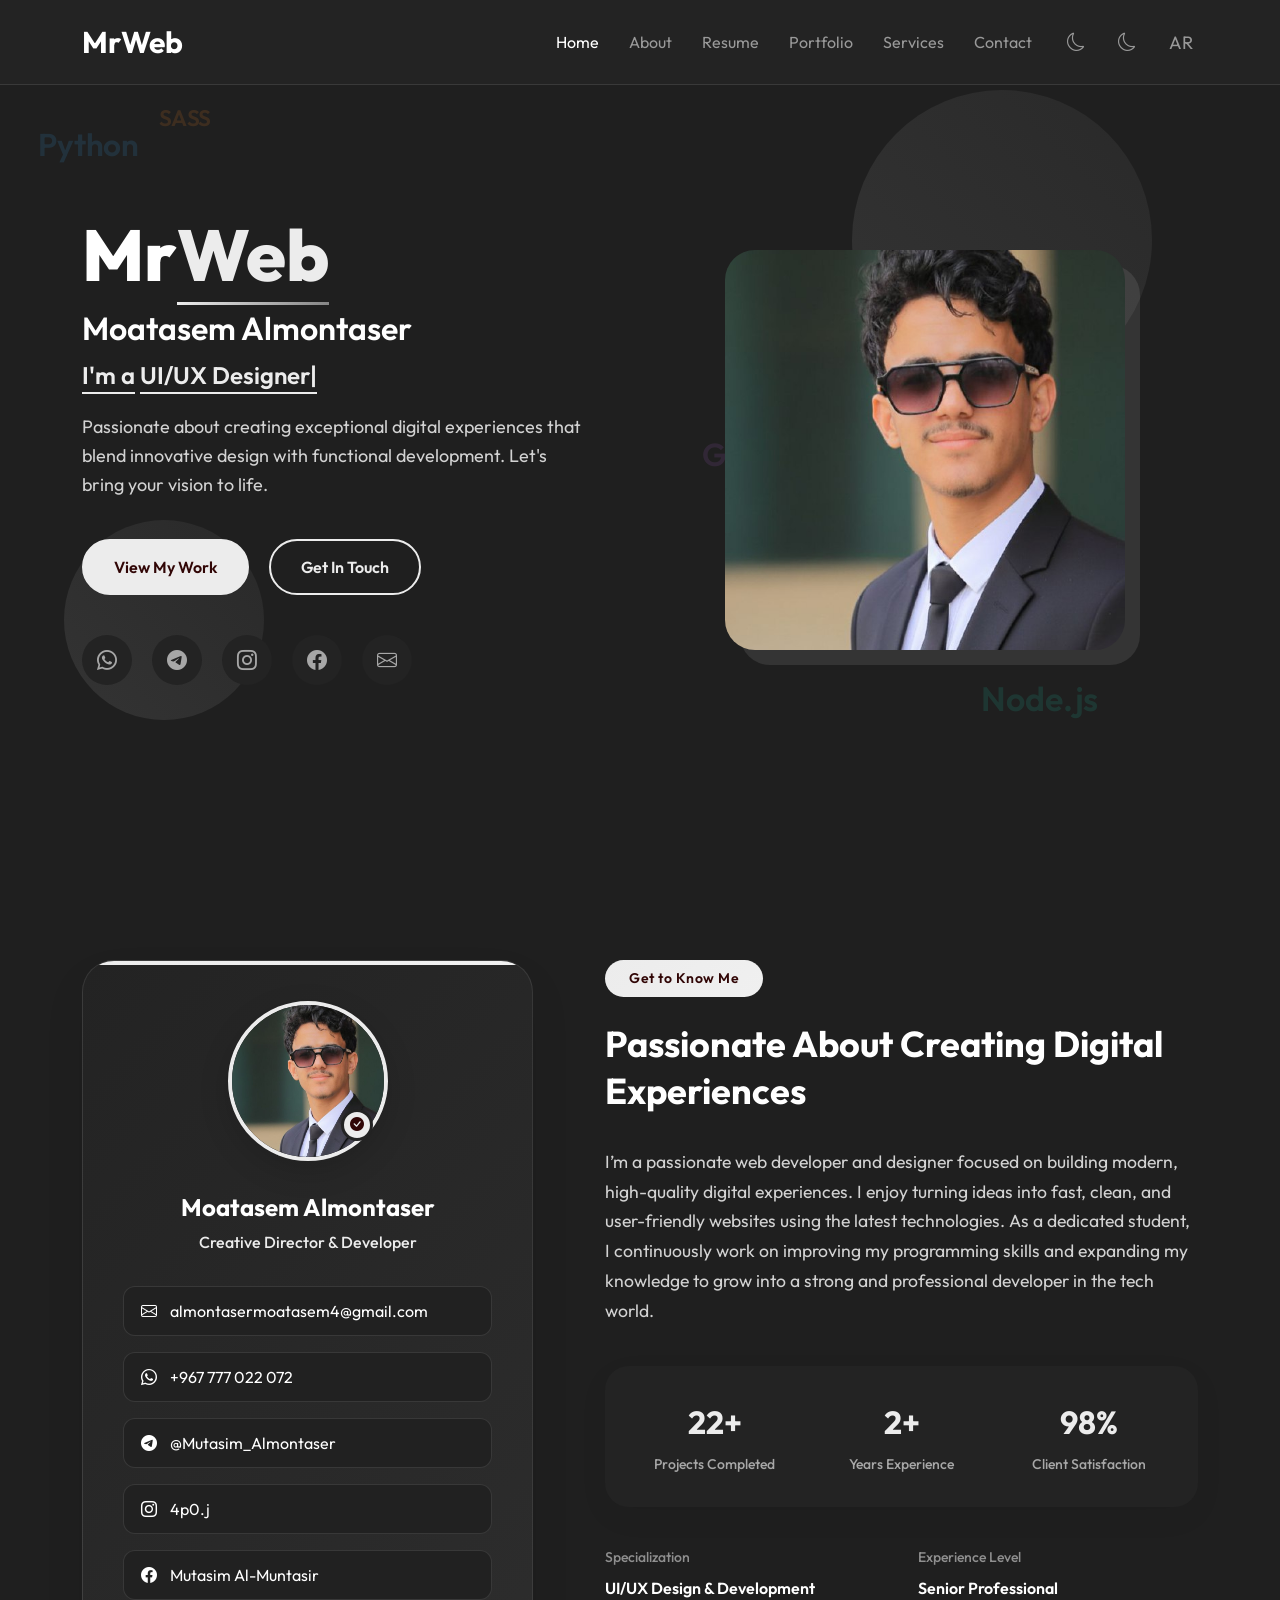
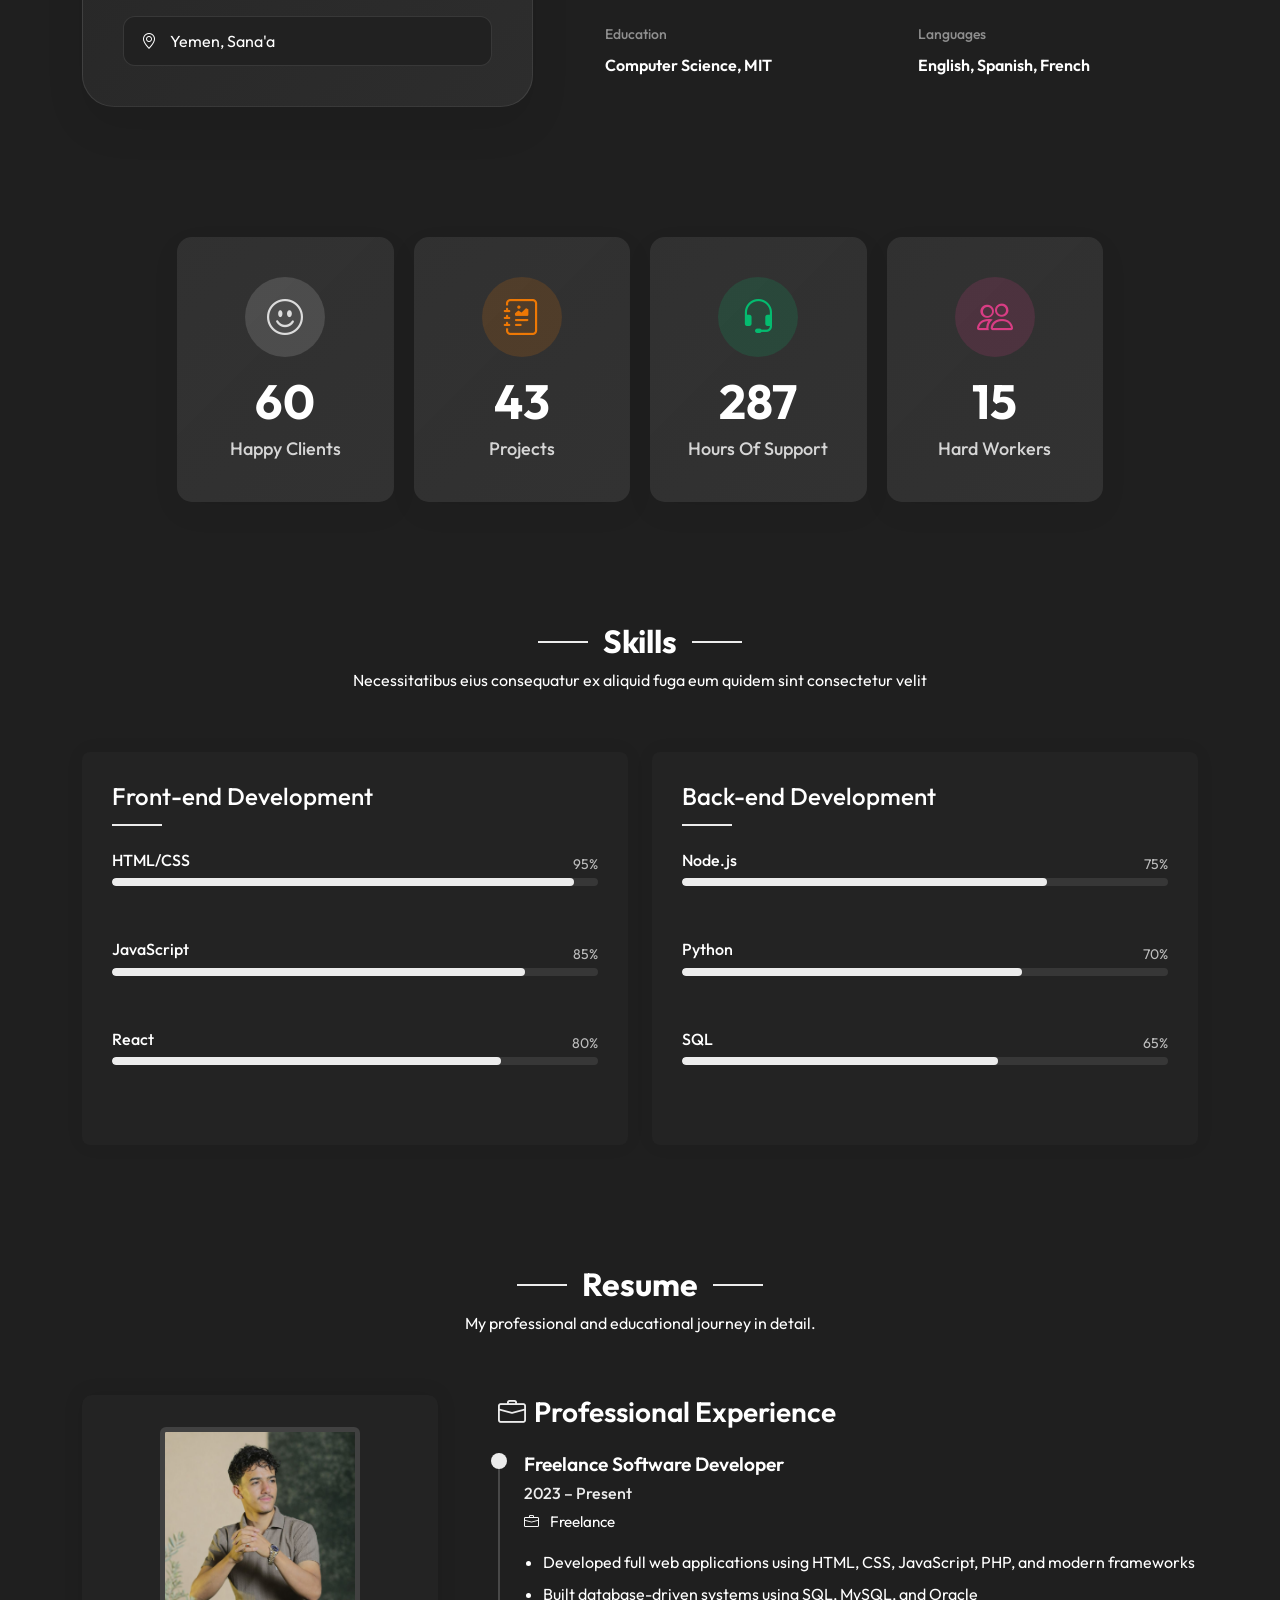
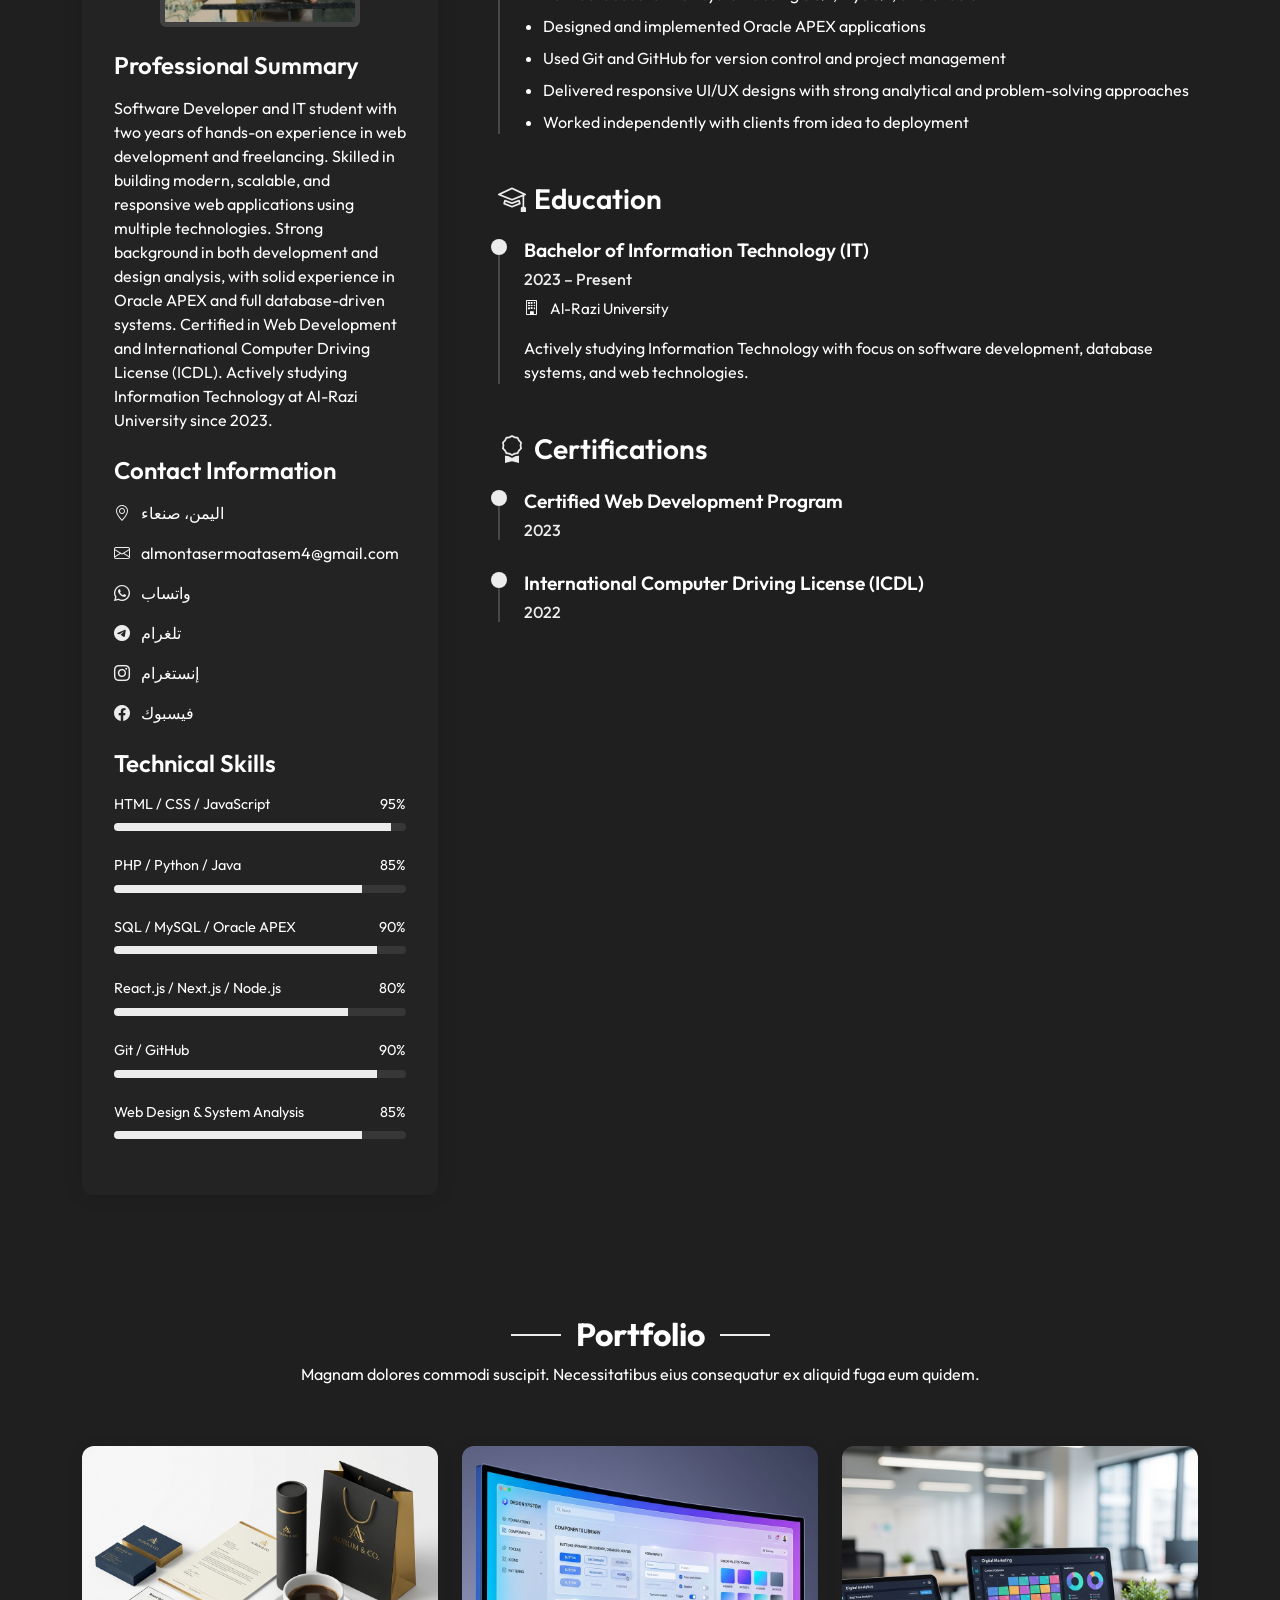
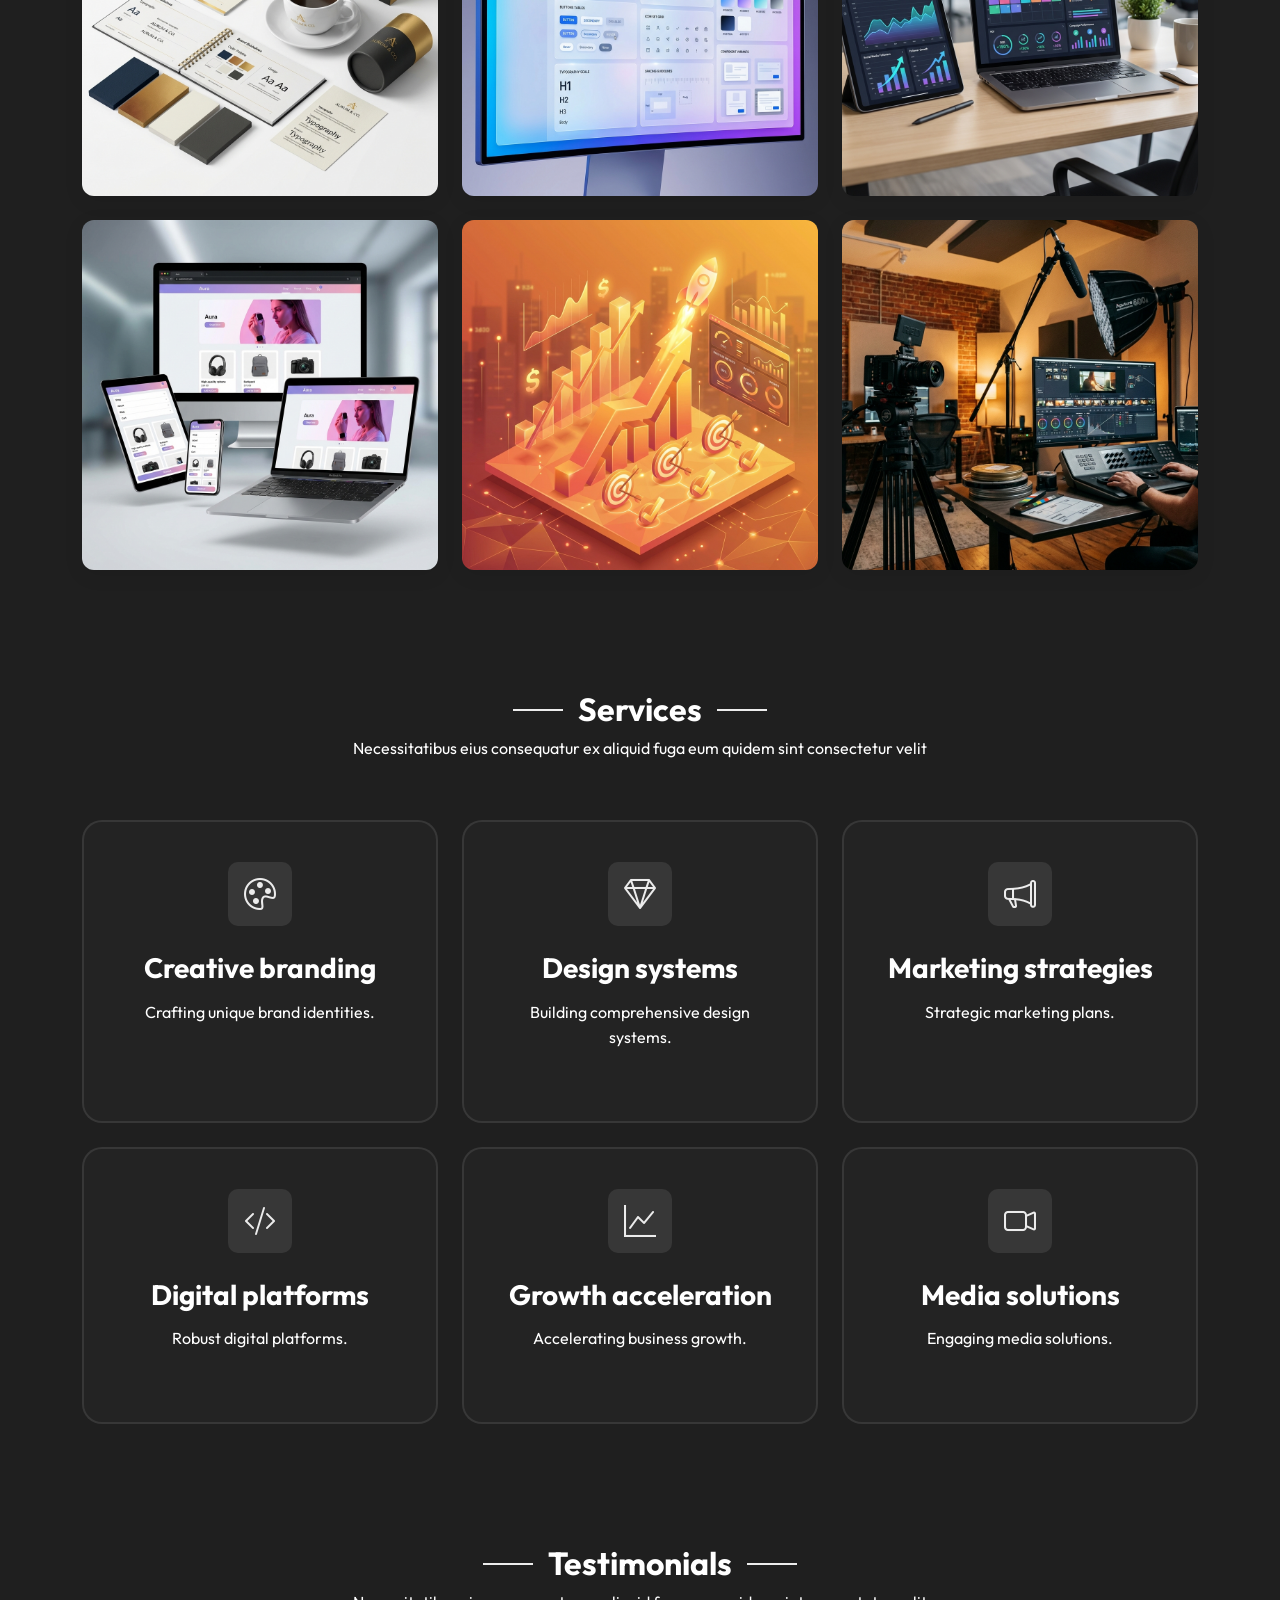
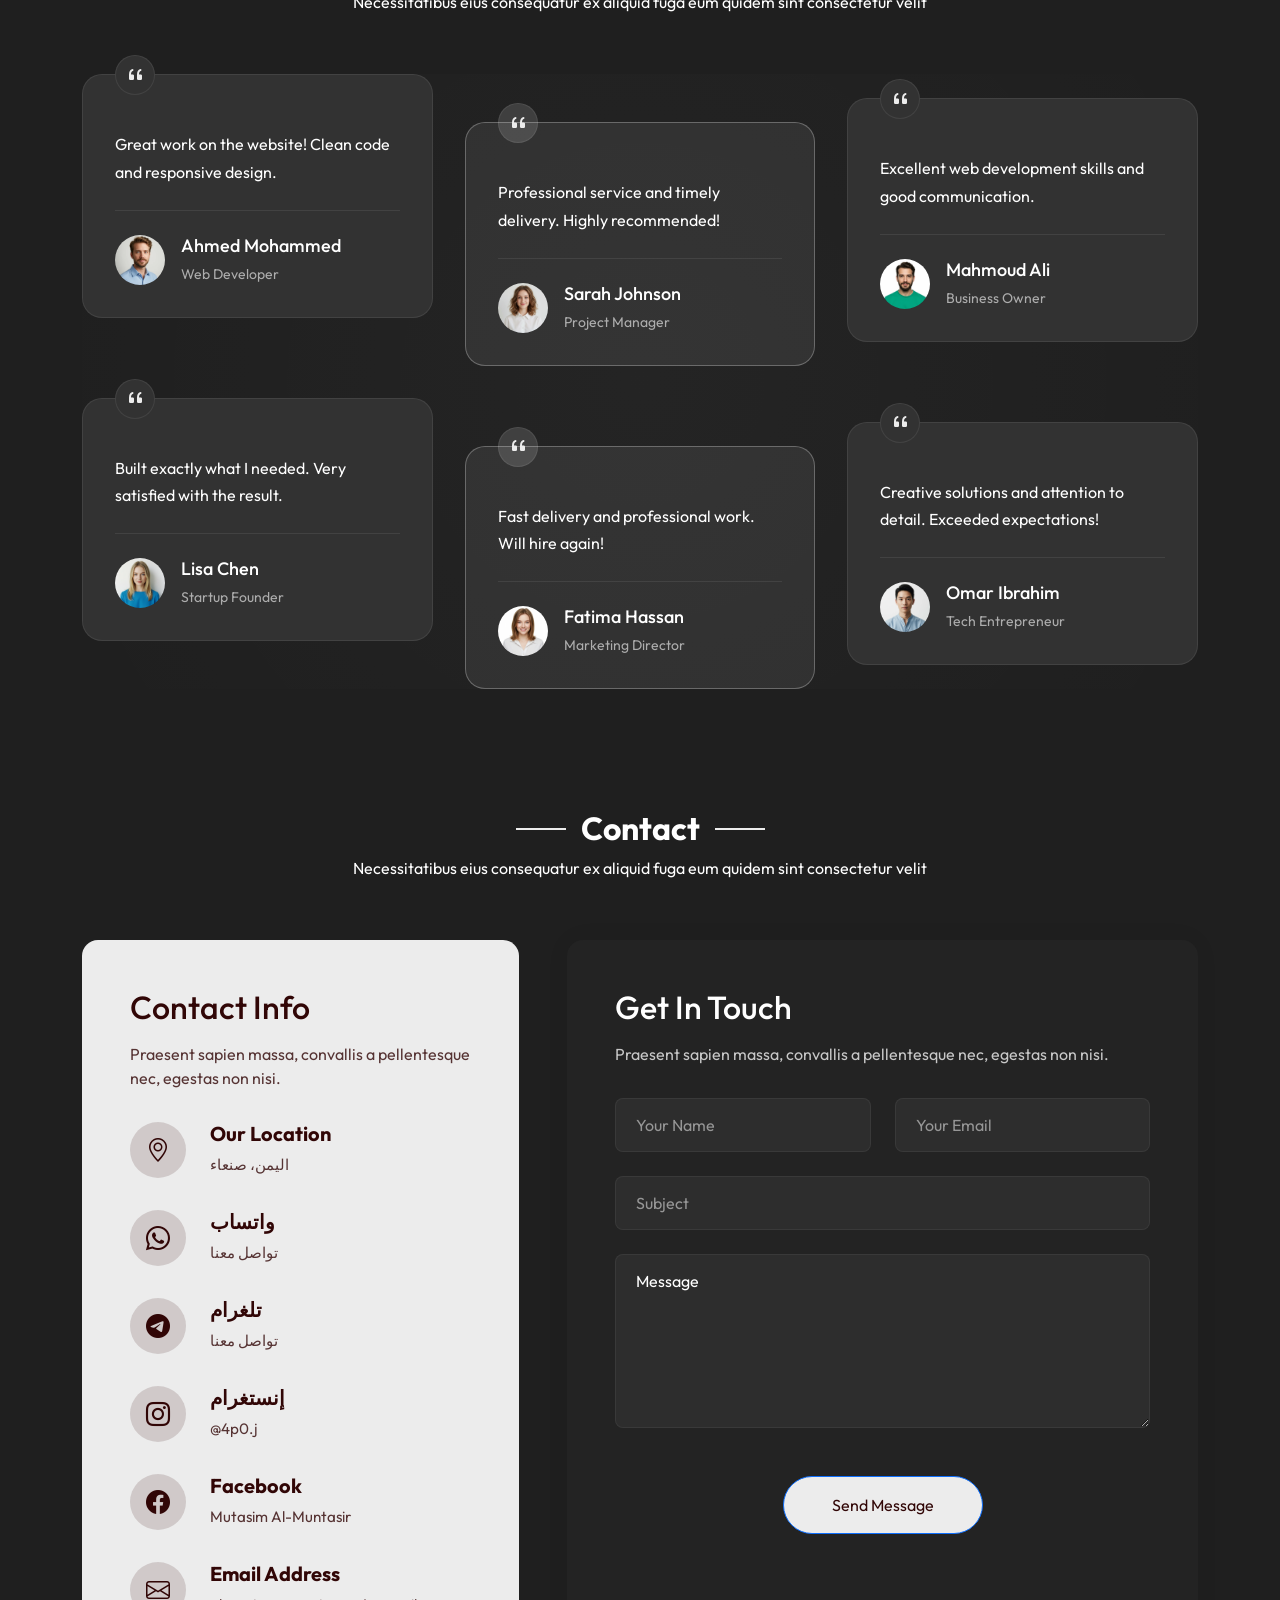
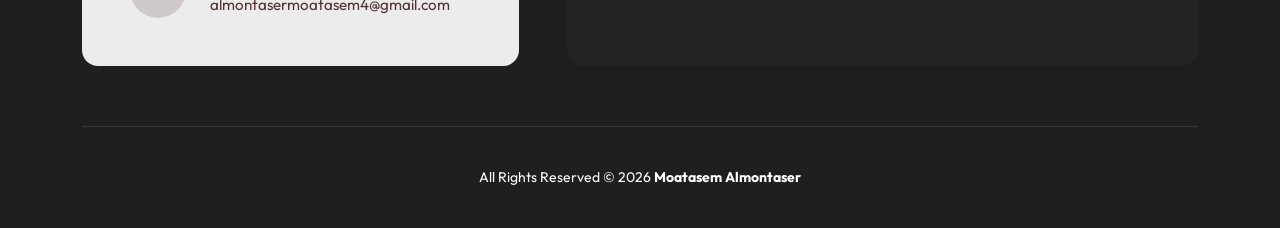
<file: index.html>
<!DOCTYPE html>
<html lang="en">

<head>
  <meta charset="utf-8">
  <meta content="width=device-width, initial-scale=1.0" name="viewport">
  <title>معتصم المنتصر | مستر ويب - مصمم ومطور مواقع</title>
  <meta name="description"
    content="معتصم المنتصر (مستر ويب) - مصمم ومطور مواقع محترف في اليمن. متخصص في تصميم واجهات المستخدم وبرمجة المواقع الإلكترونية.">
  <meta name="keywords"
    content="معتصم المنتصر, مستر ويب, مصمم مواقع, مطور مواقع, اليمن, صنعاء, Mutasim Al-Muntasir, Mr Web, Web Designer, Web Developer">
  <meta name="author" content="معتصم المنتصر (مستر ويب)">

  <!-- Favicons -->
  <link
    href="data:image/svg+xml,<svg xmlns=%22http://www.w3.org/2000/svg%22 viewBox=%220 0 100 100%22><text y=%22.9em%22 font-size=%2290%22>👨‍💻</text></svg>"
    rel="icon">

  <!-- Fonts -->
  <link href="https://fonts.googleapis.com" rel="preconnect">
  <link href="https://fonts.gstatic.com" rel="preconnect" crossorigin>
  <link
    href="https://fonts.googleapis.com/css2?family=Roboto:ital,wght@0,100;0,300;0,400;0,500;0,700;0,900;1,100;1,300;1,400;1,500;1,700;1,900&family=Ubuntu:ital,wght@0,300;0,400;0,500;0,700;1,300;1,400;1,500;1,700&family=Nunito:ital,wght@0,200;0,300;0,400;0,500;0,600;0,700;0,800;0,900;1,200;1,300;1,400;1,500;1,600;1,700;1,800;1,900&family=Cairo:wght@400;700&family=Outfit:wght@400;700&display=swap"
    rel="stylesheet">

  <!-- Vendor CSS Files -->
  <link href="assets/vendor/bootstrap/css/bootstrap.min.css" rel="stylesheet">
  <link href="assets/vendor/bootstrap-icons/bootstrap-icons.css" rel="stylesheet">
  <link href="assets/vendor/aos/aos.css" rel="stylesheet">
  <link href="assets/vendor/glightbox/css/glightbox.min.css" rel="stylesheet">
  <link href="assets/vendor/swiper/swiper-bundle.min.css" rel="stylesheet">

  <!-- Main CSS File -->
  <link href="assets/css/main.css" rel="stylesheet">

  <!-- =======================================================
  * Template Name: SnapFolio
  * Template URL: https://bootstrapmade.com/snapfolio-bootstrap-portfolio-template/
  * Updated: Jul 21 2025 with Bootstrap v5.3.7
  * Author: BootstrapMade.com
  * License: https://bootstrapmade.com/license/
  ======================================================== -->
</head>

<body class="index-page">

  <!-- Animated Background -->
  <div class="animated-bg-container" id="animated-bg"></div>

  <header id="header" class="header d-flex align-items-center fixed-top">
    <div class="container-fluid container-xl position-relative d-flex align-items-center justify-content-between">

      <a href="index.html" class="logo d-flex align-items-center me-auto">
        <!-- <img src="assets/img/logo.png" alt=""> -->
        <h1 class="sitename">MrWeb</h1>
      </a>

      <nav id="navmenu" class="navmenu">
        <ul>
          <li><a href="#hero" class="active"><span data-i18n="nav_home">Home</span></a></li>
          <li><a href="#about"><span data-i18n="nav_about">About</span></a></li>
          <li><a href="#resume"><span data-i18n="nav_resume">Resume</span></a></li>
          <li><a href="#portfolio"><span data-i18n="nav_portfolio">Portfolio</span></a></li>
          <li><a href="#services"><span data-i18n="nav_services">Services</span></a></li>


          <li><a href="#contact"><span data-i18n="nav_contact">Contact</span></a></li>
        </ul>
        <i class="mobile-nav-toggle d-lg-none bi bi-list"></i>
      </nav>

      <div class="header-social-links">
        <a href="https://www.facebook.com/share/18Wxt6yyK7/" target="_blank" class="theme-toggle-btn me-2"
          title="Facebook">
          <i class="bi bi-facebook"></i>
        </a>
        <button id="theme-toggle" class="theme-toggle-btn me-2" title="Toggle Light/Dark Mode">
          <i class="bi bi-moon"></i>
        </button>
        <button id="language-toggle" class="theme-toggle-btn" title="Switch Language">
          AR
        </button>
      </div>

    </div>
  </header>

  <main class="main">

    <!-- Hero Section -->
    <section id="hero" class="hero section">

      <div class="background-elements">
        <div class="bg-circle circle-1"></div>
        <div class="bg-circle circle-2"></div>
      </div>

      <div class="hero-content">

        <div class="container">
          <div class="row align-items-center">

            <div class="col-lg-6" data-aos="fade-right" data-aos-delay="100">
              <div class="hero-text">
                <h1 data-i18n="hero_title">Mr<span class="accent-text">Web</span></h1>
                <h2 data-i18n="hero_name">Moatasem Almontaser</h2>
                <p class="lead"><span data-i18n="hero_role_intro">I'm a</span> <span class="typed"
                    data-typed-items="UI/UX Designer, Web Developer, Brand Strategist, Creative Director"></span></p>
                <p class="description" data-i18n="hero_description">Passionate about creating exceptional digital
                  experiences that blend innovative
                  design with functional development. Let's bring your vision to life.</p>

                <div class="hero-actions">
                  <a href="#portfolio" class="btn btn-primary" data-i18n="btn_view_work">View My Work</a>
                  <a href="#contact" class="btn btn-outline" data-i18n="btn_get_touch">Get In Touch</a>
                </div>

                <div class="social-links">
                  <a href="https://wa.me/967777022072" target="_blank" title="WhatsApp"><i
                      class="bi bi-whatsapp"></i></a>
                  <a href="https://t.me/+967776953469" target="_blank" title="Telegram"><i
                      class="bi bi-telegram"></i></a>
                  <a href="https://instagram.com/4p0.j" target="_blank" title="Instagram"><i
                      class="bi bi-instagram"></i></a>
                  <a href="https://www.facebook.com/share/18Wxt6yyK7/" target="_blank" title="Facebook"><i
                      class="bi bi-facebook"></i></a>
                  <a href="mailto:almontasermoatasem4@gmail.com" title="Email"><i class="bi bi-envelope"></i></a>
                </div>
              </div>
            </div>

            <div class="col-lg-6" data-aos="fade-left" data-aos-delay="200">
              <div class="hero-visual">
                <div class="profile-container">
                  <div class="profile-background"></div>
                  <img src="assets/img/profile/profile-2.webp" alt="Moatasem Almontaser" class="profile-image">
                </div>
              </div>
            </div>

          </div>
        </div>
      </div>

    </section><!-- /Hero Section -->

    <!-- About Section -->
    <section id="about" class="about section">

      <div class="container" data-aos="fade-up" data-aos-delay="100">

        <div class="row">
          <div class="col-lg-5" data-aos="zoom-in" data-aos-delay="200">
            <div class="profile-card">
              <div class="profile-header">
                <div class="profile-image">
                  <img src="assets/img/profile/profile-square-3.webp" alt="Profile Image" class="img-fluid">
                </div>
                <div class="profile-badge">
                  <i class="bi bi-check-circle-fill"></i>
                </div>
              </div>

              <div class="profile-content">
                <h3>Moatasem Almontaser</h3>
                <p class="profession">Creative Director &amp; Developer</p>

                <div class="contact-links">
                  <a href="mailto:almontasermoatasem4@gmail.com" class="contact-item" title="Email">
                    <i class="bi bi-envelope"></i>
                    <span>almontasermoatasem4@gmail.com</span>
                  </a>
                  <a href="https://wa.me/967777022072" target="_blank" class="contact-item" title="WhatsApp">
                    <i class="bi bi-whatsapp"></i>
                    <span>+967 777 022 072</span>
                  </a>
                  <a href="https://t.me/+967776953469" target="_blank" class="contact-item" title="Telegram">
                    <i class="bi bi-telegram"></i>
                    <span>@Mutasim_Almontaser</span>
                  </a>
                  <a href="https://instagram.com/4p0.j" target="_blank" class="contact-item" title="Instagram">
                    <i class="bi bi-instagram"></i>
                    <span>4p0.j</span>
                  </a>
                  <a href="https://www.facebook.com/share/18Wxt6yyK7/" target="_blank" class="contact-item"
                    title="Facebook">
                    <i class="bi bi-facebook"></i>
                    <span data-i18n="info_facebook_val">Mutasim Al-Muntasir</span>
                  </a>
                  <a href="#" class="contact-item">
                    <i class="bi bi-geo-alt"></i>
                    <span data-i18n="info_location_val">Yemen, Sana'a</span>
                  </a>
                </div>
              </div>
            </div>
          </div>

          <div class="col-lg-7" data-aos="fade-left" data-aos-delay="300">
            <div class="about-content">
              <div class="section-header">
                <span class="badge-text" data-i18n="about_badge">Get to Know Me</span>
                <h2 data-i18n="about_title">Passionate About Creating Digital Experiences</h2>
              </div>

              <div class="description">
                <p data-i18n="about_desc_1">I’m a passionate web developer and designer focused on building modern,
                  high-quality digital experiences. I enjoy turning ideas into fast, clean, and user-friendly websites
                  using the latest technologies. As a dedicated student, I continuously work on improving my programming
                  skills and expanding my knowledge to grow into a strong and professional developer in the tech world.
                </p>
              </div>

              <div class="stats-grid">
                <div class="stat-item">
                  <div class="stat-number">22+</div>
                  <div class="stat-label" data-i18n="stats_projects">Projects Completed</div>
                </div>
                <div class="stat-item">
                  <div class="stat-number">2+</div>
                  <div class="stat-label" data-i18n="stats_exp_years">Years Experience</div>
                </div>
                <div class="stat-item">
                  <div class="stat-number">98%</div>
                  <div class="stat-label" data-i18n="stats_client_sat">Client Satisfaction</div>
                </div>
              </div>

              <div class="details-grid">
                <div class="detail-row">
                  <div class="detail-item">
                    <span class="detail-label" data-i18n="detail_spec_label">Specialization</span>
                    <span class="detail-value" data-i18n="detail_spec_val">UI/UX Design &amp; Development</span>
                  </div>
                  <div class="detail-item">
                    <span class="detail-label" data-i18n="detail_exp_label">Experience Level</span>
                    <span class="detail-value" data-i18n="detail_exp_val">Senior Professional</span>
                  </div>
                </div>
                <div class="detail-row">
                  <div class="detail-item">
                    <span class="detail-label" data-i18n="detail_edu_label">Education</span>
                    <span class="detail-value" data-i18n="detail_edu_val">Information technology, it</span>
                  </div>
                  <div class="detail-item">
                    <span class="detail-label" data-i18n="detail_lang_label">Languages</span>
                    <span class="detail-value" data-i18n="detail_lang_val">English, Arabic, </span>
                  </div>
                </div>
              </div>


            </div>
          </div>
        </div>

      </div>

    </section><!-- /About Section -->

    <!-- Stats Section -->
    <section id="stats" class="stats section light-background">

      <div class="container" data-aos="fade-up" data-aos-delay="100">

        <div class="row justify-content-center">
          <div class="col-lg-10">
            <div class="stats-wrapper">
              <div class="stats-item" data-aos="zoom-in" data-aos-delay="150">
                <div class="icon-wrapper">
                  <i class="bi bi-emoji-smile"></i>
                </div>
                <span data-purecounter-start="0" data-purecounter-end="60" data-purecounter-duration="1"
                  class="purecounter"></span>
                <p data-i18n="stat_happy_clients">Happy Clients</p>
              </div><!-- End Stats Item -->

              <div class="stats-item" data-aos="zoom-in" data-aos-delay="200">
                <div class="icon-wrapper">
                  <i class="bi bi-journal-richtext"></i>
                </div>
                <span data-purecounter-start="0" data-purecounter-end="43" data-purecounter-duration="1"
                  class="purecounter"></span>
                <p data-i18n="stat_projects">Projects</p>
              </div><!-- End Stats Item -->

              <div class="stats-item" data-aos="zoom-in" data-aos-delay="250">
                <div class="icon-wrapper">
                  <i class="bi bi-headset"></i>
                </div>
                <span data-purecounter-start="0" data-purecounter-end="287" data-purecounter-duration="1"
                  class="purecounter"></span>
                <p data-i18n="stat_hours_support">Hours Of Support</p>
              </div><!-- End Stats Item -->

              <div class="stats-item" data-aos="zoom-in" data-aos-delay="300">
                <div class="icon-wrapper">
                  <i class="bi bi-people"></i>
                </div>
                <span data-purecounter-start="0" data-purecounter-end="15" data-purecounter-duration="1"
                  class="purecounter"></span>
                <p data-i18n="stat_workers">Hard Workers</p>
              </div><!-- End Stats Item -->
            </div>
          </div>
        </div>

      </div>

    </section><!-- /Stats Section -->

    <!-- Skills Section -->
    <section id="skills" class="skills section">

      <!-- Section Title -->
      <div class="container section-title" data-aos="fade-up">
        <h2 data-i18n="skills_title">Skills</h2>
        <p data-i18n="skills_desc">Necessitatibus eius consequatur ex aliquid fuga eum quidem sint consectetur velit</p>
      </div><!-- End Section Title -->

      <div class="container" data-aos="fade-up" data-aos-delay="100">

        <div class="row">
          <div class="col-lg-6">
            <div class="skills-category" data-aos="fade-up" data-aos-delay="200">
              <h3 data-i18n="skills_frontend">Front-end Development</h3>
              <div class="skills-animation">
                <div class="skill-item">
                  <div class="d-flex justify-content-between align-items-center">
                    <h4>HTML/CSS</h4>
                    <span class="skill-percentage">95%</span>
                  </div>
                  <div class="progress">
                    <div class="progress-bar" role="progressbar" aria-valuenow="95" aria-valuemin="0"
                      aria-valuemax="100"></div>
                  </div>
                  <div class="skill-tooltip">Expert level knowledge of semantic HTML5 and modern CSS3 techniques</div>
                </div>

                <div class="skill-item">
                  <div class="d-flex justify-content-between align-items-center">
                    <h4>JavaScript</h4>
                    <span class="skill-percentage">85%</span>
                  </div>
                  <div class="progress">
                    <div class="progress-bar" role="progressbar" aria-valuenow="85" aria-valuemin="0"
                      aria-valuemax="100"></div>
                  </div>
                  <div class="skill-tooltip">Strong proficiency in ES6+, DOM manipulation, and modern frameworks</div>
                </div>

                <div class="skill-item">
                  <div class="d-flex justify-content-between align-items-center">
                    <h4>React</h4>
                    <span class="skill-percentage">80%</span>
                  </div>
                  <div class="progress">
                    <div class="progress-bar" role="progressbar" aria-valuenow="80" aria-valuemin="0"
                      aria-valuemax="100"></div>
                  </div>
                  <div class="skill-tooltip">Experience with React hooks, state management, and component architecture
                  </div>
                </div>
              </div>
            </div><!-- End Frontend Skills -->
          </div>

          <div class="col-lg-6">
            <div class="skills-category" data-aos="fade-up" data-aos-delay="300">
              <h3 data-i18n="skills_backend">Back-end Development</h3>
              <div class="skills-animation">
                <div class="skill-item">
                  <div class="d-flex justify-content-between align-items-center">
                    <h4>Node.js</h4>
                    <span class="skill-percentage">75%</span>
                  </div>
                  <div class="progress">
                    <div class="progress-bar" role="progressbar" aria-valuenow="75" aria-valuemin="0"
                      aria-valuemax="100"></div>
                  </div>
                  <div class="skill-tooltip">Server-side JavaScript development with Express and REST APIs</div>
                </div>

                <div class="skill-item">
                  <div class="d-flex justify-content-between align-items-center">
                    <h4>Python</h4>
                    <span class="skill-percentage">70%</span>
                  </div>
                  <div class="progress">
                    <div class="progress-bar" role="progressbar" aria-valuenow="70" aria-valuemin="0"
                      aria-valuemax="100"></div>
                  </div>
                  <div class="skill-tooltip">Python development with Django and data analysis tools</div>
                </div>

                <div class="skill-item">
                  <div class="d-flex justify-content-between align-items-center">
                    <h4>SQL</h4>
                    <span class="skill-percentage">65%</span>
                  </div>
                  <div class="progress">
                    <div class="progress-bar" role="progressbar" aria-valuenow="65" aria-valuemin="0"
                      aria-valuemax="100"></div>
                  </div>
                  <div class="skill-tooltip">Database design, optimization, and complex queries</div>
                </div>
              </div>
            </div><!-- End Backend Skills -->
          </div>
        </div>

      </div>

    </section><!-- /Skills Section -->

    <!-- Resume Section -->
    <section id="resume" class="resume section">

      <!-- Section Title -->
      <div class="container section-title" data-aos="fade-up">
        <h2 data-i18n="resume_title">Resume</h2>
        <p data-i18n="resume_desc">Magnam dolores commodi suscipit. Necessitatibus eius consequatur ex aliquid fuga eum
          quidem. Sit sint
          consectetur velit. Quisquam quos quisquam cupiditate. Et nemo qui impedit suscipit alias ea. Quia fugiat sit
          in iste officiis commodi quidem hic quas.</p>
      </div><!-- End Section Title -->

      <div class="container" data-aos="fade-up" data-aos-delay="100">

        <div class="row gy-4">
          <!-- Left column with summary and contact -->
          <div class="col-lg-4">
            <div class="resume-side" data-aos="fade-right" data-aos-delay="100">
              <div class="profile-img mb-4">
                <img src="assets/img/profile/profile-square-2.webp" alt="Profile" class="img-fluid rounded">
              </div>

              <h3 data-i18n="resume_summary">Professional Summary</h3>
              <p data-i18n="resume_summary_text">Software Developer and IT student with two years of hands-on experience
                in web development and freelancing. Skilled in building modern, scalable, and responsive web
                applications using multiple technologies. Strong background in both development and design analysis,
                with solid experience in Oracle APEX and full database-driven systems. Certified in Web Development and
                International Computer Driving License (ICDL). Actively studying Information Technology at Al-Razi
                University since 2023.</p>

              <h3 class="mt-4" data-i18n="resume_contact_info">Contact Information</h3>
              <ul class="contact-info list-unstyled">
                <li><i class="bi bi-geo-alt"></i> اليمن، صنعاء</li>
                <li><i class="bi bi-envelope"></i> almontasermoatasem4@gmail.com</li>
                <li><i class="bi bi-whatsapp"></i> واتساب</li>
                <li><i class="bi bi-telegram"></i> تلغرام</li>
                <li><i class="bi bi-instagram"></i> إنستغرام</li>
                <li><i class="bi bi-facebook"></i> فيسبوك</li>
              </ul>

              <div class="skills-animation mt-4">
                <h3 data-i18n="resume_tech_skills">Technical Skills</h3>
                <div class="skill-item">
                  <div class="d-flex justify-content-between">
                    <span data-i18n="skill_web_dev">HTML / CSS / JavaScript</span>
                    <span>95%</span>
                  </div>
                  <div class="progress">
                    <div class="progress-bar" role="progressbar" aria-valuenow="95" aria-valuemin="0"
                      aria-valuemax="100"></div>
                  </div>
                </div>

                <div class="skill-item">
                  <div class="d-flex justify-content-between">
                    <span data-i18n="skill_programming">PHP / Python / Java</span>
                    <span>85%</span>
                  </div>
                  <div class="progress">
                    <div class="progress-bar" role="progressbar" aria-valuenow="85" aria-valuemin="0"
                      aria-valuemax="100"></div>
                  </div>
                </div>

                <div class="skill-item">
                  <div class="d-flex justify-content-between">
                    <span data-i18n="skill_database">SQL / MySQL / Oracle APEX</span>
                    <span>90%</span>
                  </div>
                  <div class="progress">
                    <div class="progress-bar" role="progressbar" aria-valuenow="90" aria-valuemin="0"
                      aria-valuemax="100"></div>
                  </div>
                </div>

                <div class="skill-item">
                  <div class="d-flex justify-content-between">
                    <span data-i18n="skill_frameworks">React.js / Next.js / Node.js</span>
                    <span>80%</span>
                  </div>
                  <div class="progress">
                    <div class="progress-bar" role="progressbar" aria-valuenow="80" aria-valuemin="0"
                      aria-valuemax="100"></div>
                  </div>
                </div>

                <div class="skill-item">
                  <div class="d-flex justify-content-between">
                    <span data-i18n="skill_version_control">Git / GitHub</span>
                    <span>90%</span>
                  </div>
                  <div class="progress">
                    <div class="progress-bar" role="progressbar" aria-valuenow="90" aria-valuemin="0"
                      aria-valuemax="100"></div>
                  </div>
                </div>

                <div class="skill-item">
                  <div class="d-flex justify-content-between">
                    <span data-i18n="skill_design">Web Design & System Analysis</span>
                    <span>85%</span>
                  </div>
                  <div class="progress">
                    <div class="progress-bar" role="progressbar" aria-valuenow="85" aria-valuemin="0"
                      aria-valuemax="100"></div>
                  </div>
                </div>
              </div>
            </div>
          </div>

          <!-- Right column with experience and education -->
          <div class="col-lg-8 ps-4 ps-lg-5">
            <!-- Experience Section -->
            <div class="resume-section" data-aos="fade-up">
              <h3><i class="bi bi-briefcase me-2"></i><span data-i18n="resume_exp_title">Professional
                  Experience</span>
              </h3>

              <div class="resume-item">
                <h4 data-i18n="exp_job_title">Freelance Software Developer</h4>
                <h5 data-i18n="exp_duration">2023 – Present</h5>
                <p class="company"><i class="bi bi-briefcase"></i> <span data-i18n="exp_freelance">Freelance</span>
                </p>
                <ul>
                  <li data-i18n="exp_task_1">Developed full web applications using HTML, CSS, JavaScript, PHP, and
                    modern frameworks</li>
                  <li data-i18n="exp_task_2">Built database-driven systems using SQL, MySQL, and Oracle</li>
                  <li data-i18n="exp_task_3">Designed and implemented Oracle APEX applications</li>
                  <li data-i18n="exp_task_4">Used Git and GitHub for version control and project management</li>
                  <li data-i18n="exp_task_5">Delivered responsive UI/UX designs with strong analytical and
                    problem-solving approaches</li>
                  <li data-i18n="exp_task_6">Worked independently with clients from idea to deployment</li>
                </ul>
              </div>
            </div>

            <!-- Education Section -->
            <div class="resume-section" data-aos="fade-up" data-aos-delay="100">
              <h3><i class="bi bi-mortarboard me-2"></i><span data-i18n="resume_edu_title">Education</span></h3>

              <div class="resume-item">
                <h4 data-i18n="edu_degree">Bachelor of Information Technology (IT)</h4>
                <h5 data-i18n="edu_duration">2023 – Present</h5>
                <p class="company"><i class="bi bi-building"></i> <span data-i18n="edu_university">Al-Razi
                    University</span></p>
                <p data-i18n="edu_desc">Actively studying Information Technology with focus on software development,
                  database systems, and web technologies.</p>
              </div>
            </div>

            <!-- Certifications Section -->
            <div class="resume-section" data-aos="fade-up" data-aos-delay="200">
              <h3><i class="bi bi-award me-2"></i><span data-i18n="resume_cert_title">Certifications</span></h3>

              <div class="resume-item">
                <h4 data-i18n="cert_1">Certified Web Development Program</h4>
                <h5>2023</h5>
              </div>

              <div class="resume-item">
                <h4 data-i18n="cert_2">International Computer Driving License (ICDL)</h4>
                <h5>2022</h5>
              </div>
            </div>
          </div>
        </div>

      </div>

    </section><!-- /Resume Section -->

    <!-- Portfolio Section -->
    <section id="portfolio" class="portfolio section">

      <!-- Section Title -->
      <div class="container section-title" data-aos="fade-up">
        <h2 data-i18n="portfolio_title">Portfolio</h2>
        <p data-i18n="portfolio_desc">Magnam dolores commodi suscipit. Necessitatibus eius consequatur ex aliquid fuga
          eum quidem. Sit sint
          consectetur velit. Quisquam quos quisquam cupiditate. Et nemo qui impedit suscipit alias ea. Quia fugiat sit
          in iste officiis commodi quidem hic quas.</p>
      </div><!-- End Section Title -->

      <div class="container" data-aos="fade-up" data-aos-delay="100">

        <div class="row gy-4 portfolio-container">

          <div class="col-lg-4 col-md-6 portfolio-item">
            <div class="portfolio-wrap">
              <img src="assets/img/portfolio/project-branding.png" class="img-fluid" alt="Creative Branding"
                loading="lazy">
              <div class="portfolio-info">
                <h4>Creative Branding</h4>
                <p>Comprehensive brand identity design with modern aesthetics and professional guidelines</p>
              </div>
            </div>
          </div><!-- End Portfolio Item -->

          <div class="col-lg-4 col-md-6 portfolio-item">
            <div class="portfolio-wrap">
              <img src="assets/img/portfolio/project-design-system.png" class="img-fluid" alt="Design System"
                loading="lazy">
              <div class="portfolio-info">
                <h4>Design System</h4>
                <p>Complete UI/UX design system with reusable components and design tokens</p>
              </div>
            </div>
          </div><!-- End Portfolio Item -->

          <div class="col-lg-4 col-md-6 portfolio-item">
            <div class="portfolio-wrap">
              <img src="assets/img/portfolio/project-marketing.png" class="img-fluid" alt="Marketing Strategy"
                loading="lazy">
              <div class="portfolio-info">
                <h4>Marketing Strategy</h4>
                <p>Data-driven digital marketing campaigns with measurable ROI and growth analytics</p>
              </div>
            </div>
          </div><!-- End Portfolio Item -->

          <div class="col-lg-4 col-md-6 portfolio-item">
            <div class="portfolio-wrap">
              <img src="assets/img/portfolio/project-web-dev.png" class="img-fluid" alt="Web Development"
                loading="lazy">
              <div class="portfolio-info">
                <h4>Web Development</h4>
                <p>Responsive e-commerce website with modern design and seamless user experience</p>
              </div>
            </div>
          </div><!-- End Portfolio Item -->

          <div class="col-lg-4 col-md-6 portfolio-item">
            <div class="portfolio-wrap">
              <img src="assets/img/portfolio/project-growth.png" class="img-fluid" alt="Business Growth" loading="lazy">
              <div class="portfolio-info">
                <h4>Business Growth</h4>
                <p>Strategic growth acceleration with performance metrics and achievement tracking</p>
              </div>
            </div>
          </div><!-- End Portfolio Item -->

          <div class="col-lg-4 col-md-6 portfolio-item">
            <div class="portfolio-wrap">
              <img src="assets/img/portfolio/project-media.png" class="img-fluid" alt="Media Production" loading="lazy">
              <div class="portfolio-info">
                <h4>Media Production</h4>
                <p>Professional video production and editing with cinematic quality</p>
              </div>
            </div>
          </div><!-- End Portfolio Item -->

        </div>

      </div>

    </section><!-- /Portfolio Section -->

    <!-- Services Section -->
    <section id="services" class="services section">

      <!-- Section Title -->
      <div class="container section-title" data-aos="fade-up">
        <h2 data-i18n="services_title">Services</h2>
        <p data-i18n="services_desc">Necessitatibus eius consequatur ex aliquid fuga eum quidem sint consectetur velit
        </p>
      </div><!-- End Section Title -->

      <div class="container" data-aos="fade-up" data-aos-delay="100">



        <div class="row justify-content-center gy-4">

          <div class="col-lg-4 col-md-6" data-aos="fade-up" data-aos-delay="100">
            <div class="service-card position-relative z-1 interactive-card">
              <div class="service-icon">
                <i class="bi bi-palette"></i>
              </div>
              <h3 data-i18n="service_branding">Creative <span>branding</span></h3>
              <p data-i18n="service_branding_desc">
                Crafting unique brand identities.
              </p>
            </div>
          </div>

          <div class="col-lg-4 col-md-6" data-aos="fade-up" data-aos-delay="200">
            <div class="service-card position-relative z-1 interactive-card">
              <div class="service-icon">
                <i class="bi bi-gem"></i>
              </div>
              <h3 data-i18n="service_systems">Design <span>systems</span></h3>
              <p data-i18n="service_systems_desc">
                Building comprehensive design systems.
              </p>
            </div>
          </div>

          <div class="col-lg-4 col-md-6" data-aos="fade-up" data-aos-delay="300">
            <div class="service-card position-relative z-1 interactive-card">
              <div class="service-icon">
                <i class="bi bi-megaphone"></i>
              </div>
              <h3 data-i18n="service_marketing">Marketing <span>strategies</span></h3>
              <p data-i18n="service_marketing_desc">
                Strategic marketing plans.
              </p>
            </div>
          </div>

          <div class="col-lg-4 col-md-6" data-aos="fade-up" data-aos-delay="400">
            <div class="service-card position-relative z-1 interactive-card">
              <div class="service-icon">
                <i class="bi bi-code-slash"></i>
              </div>
              <h3 data-i18n="service_platforms">Digital <span>platforms</span></h3>
              <p data-i18n="service_platforms_desc">
                Robust digital platforms.
              </p>
            </div>
          </div>

          <div class="col-lg-4 col-md-6" data-aos="fade-up" data-aos-delay="500">
            <div class="service-card position-relative z-1 interactive-card">
              <div class="service-icon">
                <i class="bi bi-graph-up"></i>
              </div>
              <h3 data-i18n="service_growth">Growth <span>acceleration</span></h3>
              <p data-i18n="service_growth_desc">
                Accelerating business growth.
              </p>
            </div>
          </div>

          <div class="col-lg-4 col-md-6" data-aos="fade-up" data-aos-delay="600">
            <div class="service-card position-relative z-1 interactive-card">
              <div class="service-icon">
                <i class="bi bi-camera-video"></i>
              </div>
              <h3 data-i18n="service_media">Media <span>solutions</span></h3>
              <p data-i18n="service_media_desc">
                Engaging media solutions.
              </p>
            </div>
          </div>

        </div>

      </div>

    </section><!-- /Services Section -->

    <!-- Testimonials Section -->
    <section id="testimonials" class="testimonials section light-background">

      <!-- Section Title -->
      <div class="container section-title" data-aos="fade-up">
        <h2 data-i18n="testimonials_title">Testimonials</h2>
        <p data-i18n="testimonials_desc">Necessitatibus eius consequatur ex aliquid fuga eum quidem sint consectetur
          velit</p>
      </div><!-- End Section Title -->

      <div class="container">

        <div class="testimonial-masonry">

          <div class="testimonial-item" data-aos="fade-up">
            <div class="testimonial-content">
              <div class="quote-pattern">
                <i class="bi bi-quote"></i>
              </div>
              <p data-i18n="test1_text">Great work on the website! Clean code and responsive design.</p>
              <div class="client-info">
                <div class="client-image">
                  <img src="assets/img/person/person-m-7.webp" alt="Client">
                </div>
                <div class="client-details">
                  <h3 data-i18n="test1_name">Ahmed Mohammed</h3>
                  <span class="position" data-i18n="test1_position">Web Developer</span>
                </div>
              </div>
            </div>
          </div>

          <div class="testimonial-item highlight" data-aos="fade-up" data-aos-delay="100">
            <div class="testimonial-content">
              <div class="quote-pattern">
                <i class="bi bi-quote"></i>
              </div>
              <p data-i18n="test2_text">Professional service and timely delivery. Highly recommended!</p>
              <div class="client-info">
                <div class="client-image">
                  <img src="assets/img/person/person-f-8.webp" alt="Client">
                </div>
                <div class="client-details">
                  <h3 data-i18n="test2_name">Sarah Johnson</h3>
                  <span class="position" data-i18n="test2_position">Project Manager</span>
                </div>
              </div>
            </div>
          </div>

          <div class="testimonial-item" data-aos="fade-up" data-aos-delay="200">
            <div class="testimonial-content">
              <div class="quote-pattern">
                <i class="bi bi-quote"></i>
              </div>
              <p data-i18n="test3_text">Excellent web development skills and good communication.</p>
              <div class="client-info">
                <div class="client-image">
                  <img src="assets/img/person/person-m-8.webp" alt="Client">
                </div>
                <div class="client-details">
                  <h3 data-i18n="test3_name">Mahmoud Ali</h3>
                  <span class="position" data-i18n="test3_position">Business Owner</span>
                </div>
              </div>
            </div>
          </div>

          <div class="testimonial-item" data-aos="fade-up" data-aos-delay="300">
            <div class="testimonial-content">
              <div class="quote-pattern">
                <i class="bi bi-quote"></i>
              </div>
              <p data-i18n="test4_text">Built exactly what I needed. Very satisfied with the result.</p>
              <div class="client-info">
                <div class="client-image">
                  <img src="assets/img/person/person-f-9.webp" alt="Client">
                </div>
                <div class="client-details">
                  <h3 data-i18n="test4_name">Lisa Chen</h3>
                  <span class="position" data-i18n="test4_position">Startup Founder</span>
                </div>
              </div>
            </div>
          </div>

          <div class="testimonial-item highlight" data-aos="fade-up" data-aos-delay="400">
            <div class="testimonial-content">
              <div class="quote-pattern">
                <i class="bi bi-quote"></i>
              </div>
              <p data-i18n="test5_text">Fast delivery and professional work. Will hire again!</p>
              <div class="client-info">
                <div class="client-image">
                  <img src="assets/img/person/person-f-7.webp" alt="Client">
                </div>
                <div class="client-details">
                  <h3 data-i18n="test5_name">Fatima Hassan</h3>
                  <span class="position" data-i18n="test5_position">Marketing Director</span>
                </div>
              </div>
            </div>
          </div>

          <div class="testimonial-item" data-aos="fade-up" data-aos-delay="500">
            <div class="testimonial-content">
              <div class="quote-pattern">
                <i class="bi bi-quote"></i>
              </div>
              <p data-i18n="test6_text">Creative solutions and attention to detail. Exceeded expectations!</p>
              <div class="client-info">
                <div class="client-image">
                  <img src="assets/img/person/person-m-13.webp" alt="Client">
                </div>
                <div class="client-details">
                  <h3 data-i18n="test6_name">Omar Ibrahim</h3>
                  <span class="position" data-i18n="test6_position">Tech Entrepreneur</span>
                </div>
              </div>
            </div>
          </div>

        </div>

      </div>

    </section><!-- /Testimonials Section -->

    <!-- Contact Section -->
    <section id="contact" class="contact section">

      <!-- Section Title -->
      <div class="container section-title" data-aos="fade-up">
        <h2 data-i18n="contact_title">Contact</h2>
        <p data-i18n="contact_desc">Necessitatibus eius consequatur ex aliquid fuga eum quidem sint consectetur velit
        </p>
      </div><!-- End Section Title -->

      <div class="container">

        <div class="row g-4 g-lg-5">
          <div class="col-lg-5">
            <div class="info-box">
              <h3 data-i18n="contact_info_title">Contact Info</h3>
              <p data-i18n="contact_info_desc">Praesent sapien massa, convallis a pellentesque nec, egestas non nisi.
                Vestibulum ante ipsum primis.
              </p>

              <div class="info-item">
                <div class="icon-box">
                  <i class="bi bi-geo-alt"></i>
                </div>
                <div class="content">
                  <h4 data-i18n="info_location">Our Location</h4>
                  <p>اليمن، صنعاء</p>
                </div>
              </div>

              <div class="info-item">
                <div class="icon-box">
                  <i class="bi bi-whatsapp"></i>
                </div>
                <div class="content">
                  <h4>واتساب</h4>
                  <p><a href="https://wa.me/967777022072" target="_blank">تواصل معنا</a></p>
                </div>
              </div>

              <div class="info-item">
                <div class="icon-box">
                  <i class="bi bi-telegram"></i>
                </div>
                <div class="content">
                  <h4>تلغرام</h4>
                  <p><a href="https://t.me/+967776953469" target="_blank">تواصل معنا</a></p>
                </div>
              </div>

              <div class="info-item">
                <div class="icon-box">
                  <i class="bi bi-instagram"></i>
                </div>
                <div class="content">
                  <h4>إنستغرام</h4>
                  <p><a href="https://instagram.com/4p0.j" target="_blank">@4p0.j</a></p>
                </div>
              </div>

              <div class="info-item">
                <div class="icon-box">
                  <i class="bi bi-facebook"></i>
                </div>
                <div class="content">
                  <h4 data-i18n="info_facebook">فيسبوك</h4>
                  <p><a href="https://www.facebook.com/share/18Wxt6yyK7/" target="_blank">Mutasim Al-Muntasir</a></p>
                </div>
              </div>

              <div class="info-item">
                <div class="icon-box">
                  <i class="bi bi-envelope"></i>
                </div>
                <div class="content">
                  <h4 data-i18n="info_email">Email Address</h4>
                  <p><a href="mailto:almontasermoatasem4@gmail.com">almontasermoatasem4@gmail.com</a></p>
                </div>
              </div>
            </div>
          </div>

          <div class="col-lg-7">
            <div class="contact-form">
              <h3 data-i18n="form_title">Get In Touch</h3>
              <p data-i18n="form_desc">Praesent sapien massa, convallis a pellentesque nec, egestas non nisi. Vestibulum
                ante ipsum primis.
              </p>

              <form action="https://formspree.io/f/mjgevgkg" method="post" role="form" class="php-email-form">
                <input type="hidden" name="_subject" value="New message from SnapFolio">
                <div class="row gy-4">

                  <div class="col-md-6">
                    <input type="text" name="name" class="form-control" placeholder="Your Name" required=""
                      data-i18n="form_ph_name">
                  </div>

                  <div class="col-md-6 ">
                    <input type="email" class="form-control" name="email" placeholder="Your Email" required=""
                      data-i18n="form_ph_email">
                  </div>

                  <div class="col-12">
                    <input type="text" class="form-control" name="subject" placeholder="Subject" required=""
                      data-i18n="form_ph_subject">
                  </div>

                  <div class="col-12">
                    <textarea class="form-control" name="message" rows="6" placeholder="Message" required=""
                      data-i18n="form_ph_message"></textarea>
                  </div>

                  <div class="col-12">
                    <div class="loading">Loading</div>
                    <div class="error-message"></div>
                    <div class="sent-message">Your message has been sent. Thank you!</div>
                  </div>

                  <div class="col-12 text-center">
                    <button type="submit" class="btn btn-primary px-5 py-3 rounded-pill" data-i18n="btn_send_msg">Send
                      Message</button>
                  </div>

                </div>
              </form>
            </div>
          </div>

        </div>

      </div>

    </section><!-- /Contact Section -->

  </main>

  <footer id="footer" class="footer position-relative">

    <div class="container">
      <div class="copyright text-center ">
        <p><span data-i18n="footer_rights">All Rights Reserved</span> © 2026 <strong><span
              data-i18n="hero_name">Moatasem Almontaser</span></strong></p>
      </div>
    </div>

  </footer>

  <!-- Scroll Top -->
  <a href="#" id="scroll-top" class="scroll-top d-flex align-items-center justify-content-center"><i
      class="bi bi-arrow-up-short"></i></a>

  <!-- Preloader -->
  <div id="preloader"></div>

  <!-- Vendor JS Files -->
  <script src="assets/vendor/bootstrap/js/bootstrap.bundle.min.js"></script>
  <script src="assets/vendor/php-email-form/validate.js"></script>
  <script src="assets/vendor/aos/aos.js"></script>
  <script src="assets/vendor/typed.js/typed.umd.js"></script>
  <script src="assets/vendor/purecounter/purecounter_vanilla.js"></script>
  <script src="assets/vendor/waypoints/noframework.waypoints.js"></script>
  <script src="assets/vendor/isotope-layout/isotope.pkgd.min.js"></script>
  <script src="assets/vendor/imagesloaded/imagesloaded.pkgd.min.js"></script>
  <script src="assets/vendor/glightbox/js/glightbox.min.js"></script>
  <script src="assets/vendor/swiper/swiper-bundle.min.js"></script>

  <!-- Main JS File -->
  <script src="assets/js/main.js"></script>

  <!-- Background Animation JS -->
  <script src="assets/js/background-animation.js"></script>

</body>

</html>
</file>
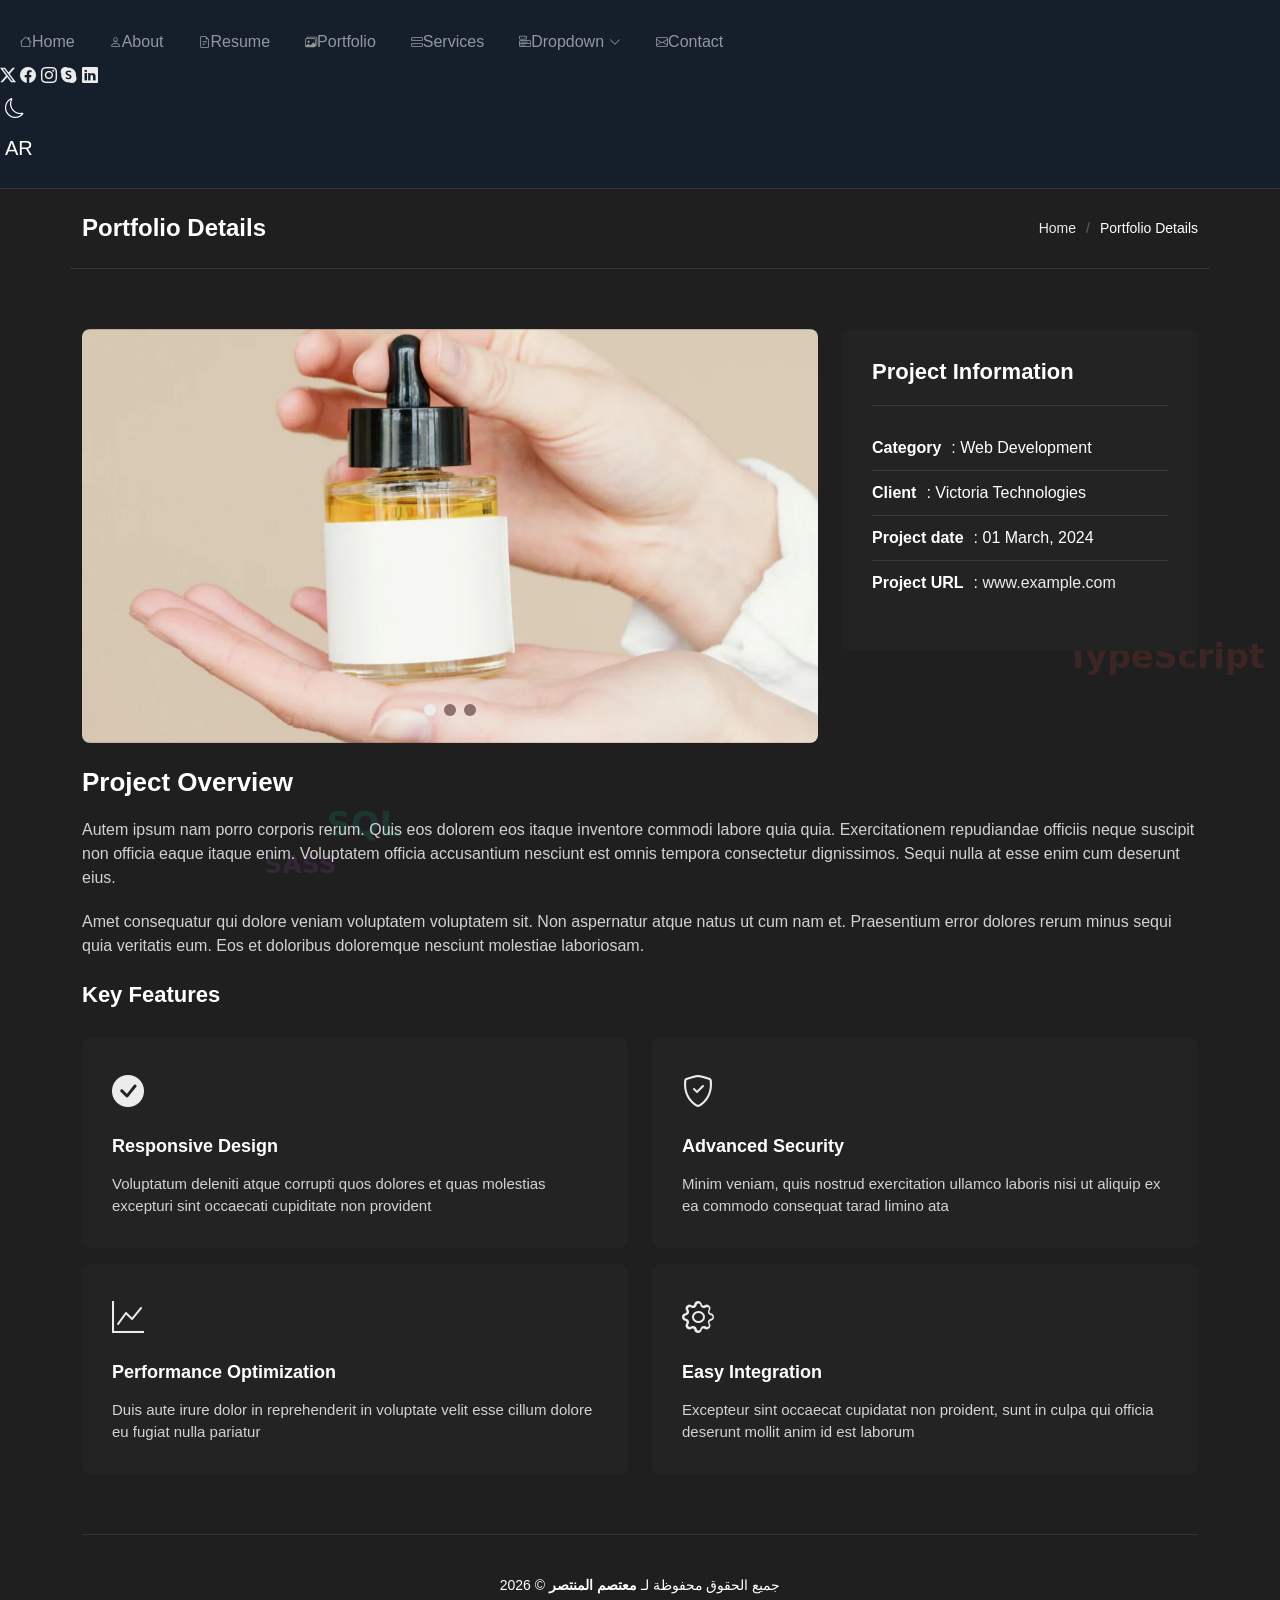
<file: portfolio-details.html>
<!DOCTYPE html>
<html lang="en">

<head>
  <meta charset="utf-8">
  <meta content="width=device-width, initial-scale=1.0" name="viewport">
  <title>معتصم المنتصر | مستر ويب - مصمم ومطور مواقع</title>
  <meta name="description"
    content="معتصم المنتصر (مستر ويب) - مصمم ومطور مواقع محترف في اليمن. متخصص في تصميم واجهات المستخدم وبرمجة المواقع الإلكترونية.">
  <meta name="keywords"
    content="معتصم المنتصر, مستر ويب, مصمم مواقع, مطور مواقع, اليمن, صنعاء, Mutasim Al-Muntasir, Mr Web, Web Designer, Web Developer">
  <meta name="author" content="معتصم المنتصر (مستر ويب)">

  <!-- Favicons -->
  <link
    href="data:image/svg+xml,<svg xmlns=%22http://www.w3.org/2000/svg%22 viewBox=%220 0 100 100%22><text y=%22.9em%22 font-size=%2290%22>👨‍💻</text></svg>"
    rel="icon">

  <!-- Fonts -->
  <link href="https://fonts.googleapis.com" rel="preconnect">
  <link href="https://fonts.gstatic.com" rel="preconnect" crossorigin>
  <link
    href="https://fonts.googleapis.com/css2?family=Roboto:ital,wght@0,100;0,300;0,400;0,500;0,700;0,900;1,100;1,300;1,400;1,500;1,700;1,900&family=Ubuntu:ital,wght@0,300;0,400;0,500;0,700;1,300;1,400;1,500;1,700&family=Nunito:ital,wght@0,200;0,300;0,400;0,500;0,600;0,700;0,800;0,900;1,200;1,300;1,400;1,500;1,600;1,700;1,800;1,900&family=Cairo:wght@400;700&display=swap"
    rel="stylesheet">

  <!-- Vendor CSS Files -->
  <link href="assets/vendor/bootstrap/css/bootstrap.min.css" rel="stylesheet">
  <link href="assets/vendor/bootstrap-icons/bootstrap-icons.css" rel="stylesheet">
  <link href="assets/vendor/aos/aos.css" rel="stylesheet">
  <link href="assets/vendor/glightbox/css/glightbox.min.css" rel="stylesheet">
  <link href="assets/vendor/swiper/swiper-bundle.min.css" rel="stylesheet">

  <!-- Main CSS File -->
  <link href="assets/css/main.css" rel="stylesheet">

  <!-- =======================================================
  * Template Name: SnapFolio
  * Template URL: https://bootstrapmade.com/snapfolio-bootstrap-portfolio-template/
  * Updated: Jul 21 2025 with Bootstrap v5.3.7
  * Author: BootstrapMade.com
  * License: https://bootstrapmade.com/license/
  ======================================================== -->
</head>

<body class="portfolio-details-page">

  <!-- Animated Background -->
  <div class="animated-bg-container" id="animated-bg"></div>

  <header id="header" class="header dark-background d-flex flex-column justify-content-center">
    <i class="header-toggle d-xl-none bi bi-list"></i>

    <div class="header-container d-flex flex-column align-items-start">
      <nav id="navmenu" class="navmenu">
        <ul>
          <li><a href="index.html#hero"><i class="bi bi-house navicon"></i><span data-i18n="nav_home">Home</span></a>
          </li>
          <li><a href="index.html#about"><i class="bi bi-person navicon"></i> <span
                data-i18n="nav_about">About</span></a></li>
          <li><a href="index.html#resume"><i class="bi bi-file-earmark-text navicon"></i> <span
                data-i18n="nav_resume">Resume</span></a></li>
          <li><a href="index.html#portfolio"><i class="bi bi-images navicon"></i> <span
                data-i18n="nav_portfolio">Portfolio</span></a></li>
          <li><a href="index.html#services"><i class="bi bi-hdd-stack navicon"></i> <span
                data-i18n="nav_services">Services</span></a></li>
          <li class="dropdown"><a href="#"><i class="bi bi-menu-button navicon"></i> <span>Dropdown</span> <i
                class="bi bi-chevron-down toggle-dropdown"></i></a>
            <ul>
              <li><a href="#">Dropdown 1</a></li>
              <li class="dropdown"><a href="#"><span>Deep Dropdown</span> <i
                    class="bi bi-chevron-down toggle-dropdown"></i></a>
                <ul>
                  <li><a href="#">Deep Dropdown 1 hgjhghhj</a></li>
                  <li><a href="#">Deep Dropdownknmkjuh 2</a></li>
                  <li><a href="#">Deep Dropdown 3</a></li>
                  <li><a href="#">Deep Dropdown 4</a></li>
                  <li><a href="#">Deep Dropdown 5</a></li>
                </ul>
              </li>
              <li><a href="#">Dropdown 2</a></li>
              <li><a href="#">Dropdown 3</a></li>
              <li><a href="#">Dropdown 4</a></li>
            </ul>
          </li>
          <li><a href="index.html#contact"><i class="bi bi-envelope navicon"></i> <span
                data-i18n="nav_contact">Contact</span></a></li>
        </ul>
      </nav>

      <div class="social-links text-center">
        <a href="#" class="twitter"><i class="bi bi-twitter-x"></i></a>
        <a href="#" class="facebook"><i class="bi bi-facebook"></i></a>
        <a href="#" class="instagram"><i class="bi bi-instagram"></i></a>
        <a href="#" class="google-plus"><i class="bi bi-skype"></i></a>
        <a href="#" class="linkedin"><i class="bi bi-linkedin"></i></a>
        <button id="theme-toggle" class="theme-toggle-btn" title="Toggle Light/Dark Mode">
          <i class="bi bi-moon"></i>
        </button>
        <button id="language-toggle" class="theme-toggle-btn" title="Switch Language">
          AR
        </button>
      </div>

    </div>

  </header>

  <main class="main">

    <!-- Page Title -->
    <div class="page-title dark-background">
      <div class="container d-lg-flex justify-content-between align-items-center">
        <h1 class="mb-2 mb-lg-0">Portfolio Details</h1>
        <nav class="breadcrumbs">
          <ol>
            <li><a href="index.html">Home</a></li>
            <li class="current">Portfolio Details</li>
          </ol>
        </nav>
      </div>
    </div><!-- End Page Title -->

    <!-- Portfolio Details Section -->
    <section id="portfolio-details" class="portfolio-details section">

      <div class="container" data-aos="fade-up" data-aos-delay="100">

        <div class="row gy-4">

          <div class="col-lg-8">
            <div class="portfolio-details-slider swiper init-swiper">

              <script type="application/json" class="swiper-config">
                {
                  "loop": true,
                  "speed": 600,
                  "autoplay": {
                    "delay": 5000
                  },
                  "slidesPerView": "auto",
                  "pagination": {
                    "el": ".swiper-pagination",
                    "type": "bullets",
                    "clickable": true
                  }
                }
              </script>

              <div class="swiper-wrapper align-items-center">

                <div class="swiper-slide">
                  <img src="assets/img/portfolio/portfolio-1.webp" alt="Portfolio Image" class="img-fluid"
                    loading="lazy">
                </div>

                <div class="swiper-slide">
                  <img src="assets/img/portfolio/portfolio-10.webp" alt="Portfolio Image" class="img-fluid"
                    loading="lazy">
                </div>

                <div class="swiper-slide">
                  <img src="assets/img/portfolio/portfolio-7.webp" alt="Portfolio Image" class="img-fluid"
                    loading="lazy">
                </div>

              </div>
              <div class="swiper-pagination"></div>
            </div>
          </div>

          <div class="col-lg-4">
            <div class="portfolio-info" data-aos="fade-left" data-aos-delay="200">
              <h3>Project Information</h3>
              <ul>
                <li><strong>Category</strong>: Web Development</li>
                <li><strong>Client</strong>: Victoria Technologies</li>
                <li><strong>Project date</strong>: 01 March, 2024</li>
                <li><strong>Project URL</strong>: <a href="#" target="_blank">www.example.com</a></li>
              </ul>
            </div>
          </div>

          <div class="col-lg-12">
            <div class="portfolio-description" data-aos="fade-up" data-aos-delay="300">
              <h2>Project Overview</h2>
              <p>
                Autem ipsum nam porro corporis rerum. Quis eos dolorem eos itaque inventore commodi labore quia quia.
                Exercitationem repudiandae officiis neque suscipit non officia eaque itaque enim. Voluptatem officia
                accusantium nesciunt est omnis tempora consectetur dignissimos. Sequi nulla at esse enim cum deserunt
                eius.
              </p>
              <p>
                Amet consequatur qui dolore veniam voluptatem voluptatem sit. Non aspernatur atque natus ut cum nam et.
                Praesentium error dolores rerum minus sequi quia veritatis eum. Eos et doloribus doloremque nesciunt
                molestiae laboriosam.
              </p>

              <div class="features mt-4">
                <h3>Key Features</h3>
                <div class="row gy-3">
                  <div class="col-md-6">
                    <div class="feature-item" data-aos="fade-up" data-aos-delay="400">
                      <i class="bi bi-check-circle-fill"></i>
                      <h4>Responsive Design</h4>
                      <p>Voluptatum deleniti atque corrupti quos dolores et quas molestias excepturi sint occaecati
                        cupiditate non provident</p>
                    </div>
                  </div>

                  <div class="col-md-6">
                    <div class="feature-item" data-aos="fade-up" data-aos-delay="500">
                      <i class="bi bi-shield-check"></i>
                      <h4>Advanced Security</h4>
                      <p>Minim veniam, quis nostrud exercitation ullamco laboris nisi ut aliquip ex ea commodo consequat
                        tarad limino ata</p>
                    </div>
                  </div>

                  <div class="col-md-6">
                    <div class="feature-item" data-aos="fade-up" data-aos-delay="600">
                      <i class="bi bi-graph-up"></i>
                      <h4>Performance Optimization</h4>
                      <p>Duis aute irure dolor in reprehenderit in voluptate velit esse cillum dolore eu fugiat nulla
                        pariatur</p>
                    </div>
                  </div>

                  <div class="col-md-6">
                    <div class="feature-item" data-aos="fade-up" data-aos-delay="700">
                      <i class="bi bi-gear"></i>
                      <h4>Easy Integration</h4>
                      <p>Excepteur sint occaecat cupidatat non proident, sunt in culpa qui officia deserunt mollit anim
                        id est laborum</p>
                    </div>
                  </div>
                </div>
              </div>
            </div>
          </div>

        </div>

      </div>

    </section><!-- /Portfolio Details Section -->

  </main>

  <footer id="footer" class="footer position-relative">

    <div class="container">
      <div class="copyright text-center ">
        <p>جميع الحقوق محفوظة لـ <strong>معتصم المنتصر</strong> © 2026</p>
      </div>
    </div>

  </footer>

  <!-- Scroll Top -->
  <a href="#" id="scroll-top" class="scroll-top d-flex align-items-center justify-content-center"><i
      class="bi bi-arrow-up-short"></i></a>

  <!-- Preloader -->
  <div id="preloader"></div>

  <!-- Vendor JS Files -->
  <script src="assets/vendor/bootstrap/js/bootstrap.bundle.min.js"></script>
  <script src="assets/vendor/php-email-form/validate.js"></script>
  <script src="assets/vendor/aos/aos.js"></script>
  <script src="assets/vendor/typed.js/typed.umd.js"></script>
  <script src="assets/vendor/purecounter/purecounter_vanilla.js"></script>
  <script src="assets/vendor/waypoints/noframework.waypoints.js"></script>
  <script src="assets/vendor/isotope-layout/isotope.pkgd.min.js"></script>
  <script src="assets/vendor/imagesloaded/imagesloaded.pkgd.min.js"></script>
  <script src="assets/vendor/glightbox/js/glightbox.min.js"></script>
  <script src="assets/vendor/swiper/swiper-bundle.min.js"></script>

  <!-- Main JS File -->
  <script src="assets/js/main.js"></script>

  <!-- Background Animation JS -->
  <script src="assets/js/background-animation.js"></script>

</body>

</html>
</file>
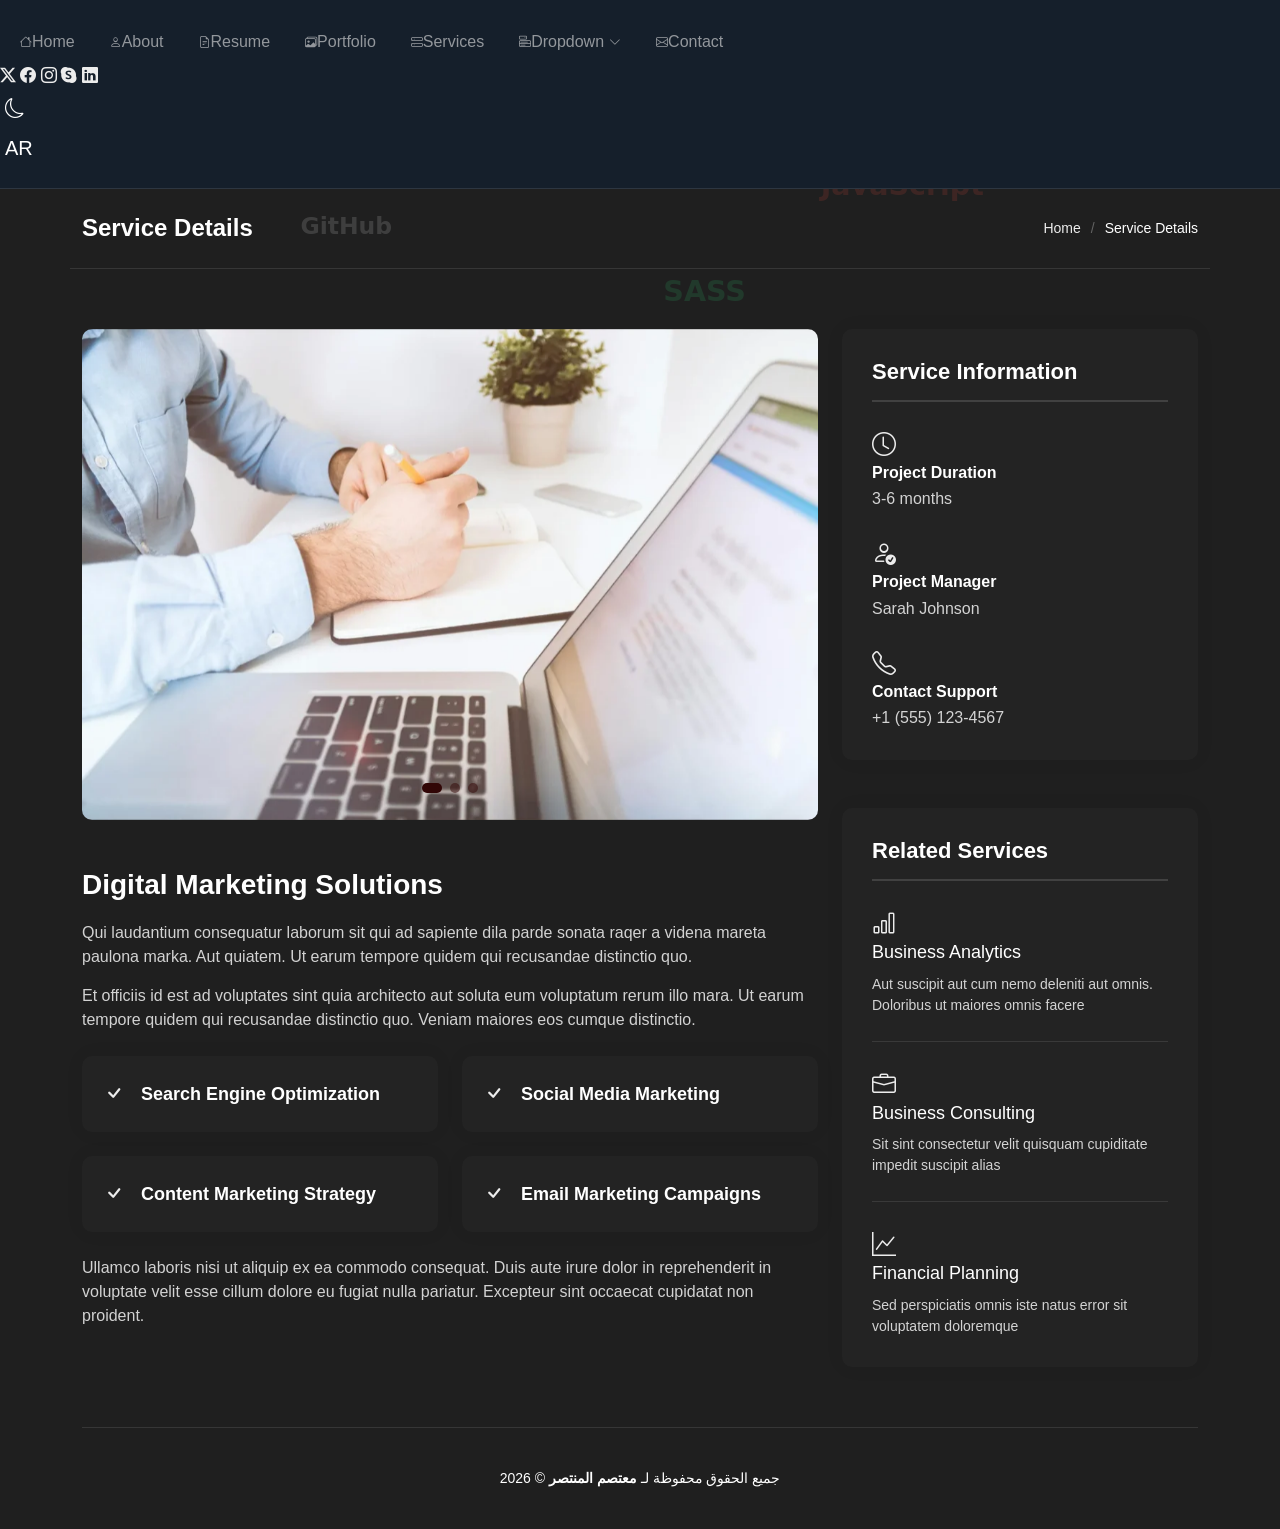
<file: service-details.html>
<!DOCTYPE html>
<html lang="en">

<head>
  <meta charset="utf-8">
  <meta content="width=device-width, initial-scale=1.0" name="viewport">
  <title>معتصم المنتصر | مستر ويب - مصمم ومطور مواقع</title>
  <meta name="description"
    content="معتصم المنتصر (مستر ويب) - مصمم ومطور مواقع محترف في اليمن. متخصص في تصميم واجهات المستخدم وبرمجة المواقع الإلكترونية.">
  <meta name="keywords"
    content="معتصم المنتصر, مستر ويب, مصمم مواقع, مطور مواقع, اليمن, صنعاء, Mutasim Al-Muntasir, Mr Web, Web Designer, Web Developer">
  <meta name="author" content="معتصم المنتصر (مستر ويب)">

  <!-- Favicons -->
  <link
    href="data:image/svg+xml,<svg xmlns=%22http://www.w3.org/2000/svg%22 viewBox=%220 0 100 100%22><text y=%22.9em%22 font-size=%2290%22>👨‍💻</text></svg>"
    rel="icon">

  <!-- Fonts -->
  <link href="https://fonts.googleapis.com" rel="preconnect">
  <link href="https://fonts.gstatic.com" rel="preconnect" crossorigin>
  <link
    href="https://fonts.googleapis.com/css2?family=Roboto:ital,wght@0,100;0,300;0,400;0,500;0,700;0,900;1,100;1,300;1,400;1,500;1,700;1,900&family=Ubuntu:ital,wght@0,300;0,400;0,500;0,700;1,300;1,400;1,500;1,700&family=Nunito:ital,wght@0,200;0,300;0,400;0,500;0,600;0,700;0,800;0,900;1,200;1,300;1,400;1,500;1,600;1,700;1,800;1,900&family=Cairo:wght@400;700&display=swap"
    rel="stylesheet">

  <!-- Vendor CSS Files -->
  <link href="assets/vendor/bootstrap/css/bootstrap.min.css" rel="stylesheet">
  <link href="assets/vendor/bootstrap-icons/bootstrap-icons.css" rel="stylesheet">
  <link href="assets/vendor/aos/aos.css" rel="stylesheet">
  <link href="assets/vendor/glightbox/css/glightbox.min.css" rel="stylesheet">
  <link href="assets/vendor/swiper/swiper-bundle.min.css" rel="stylesheet">

  <!-- Main CSS File -->
  <link href="assets/css/main.css" rel="stylesheet">

  <!-- =======================================================
  * Template Name: SnapFolio
  * Template URL: https://bootstrapmade.com/snapfolio-bootstrap-portfolio-template/
  * Updated: Jul 21 2025 with Bootstrap v5.3.7
  * Author: BootstrapMade.com
  * License: https://bootstrapmade.com/license/
  ======================================================== -->
</head>

<body class="service-details-page">

  <!-- Animated Background -->
  <div class="animated-bg-container" id="animated-bg"></div>

  <header id="header" class="header dark-background d-flex flex-column justify-content-center">
    <i class="header-toggle d-xl-none bi bi-list"></i>

    <div class="header-container d-flex flex-column align-items-start">
      <nav id="navmenu" class="navmenu">
        <ul>
          <li><a href="#hero"><i class="bi bi-house navicon"></i><span data-i18n="nav_home">Home</span></a></li>
          <li><a href="#about"><i class="bi bi-person navicon"></i> <span data-i18n="nav_about">About</span></a></li>
          <li><a href="#resume"><i class="bi bi-file-earmark-text navicon"></i> <span
                data-i18n="nav_resume">Resume</span></a></li>
          <li><a href="#portfolio"><i class="bi bi-images navicon"></i> <span
                data-i18n="nav_portfolio">Portfolio</span></a></li>
          <li><a href="#services"><i class="bi bi-hdd-stack navicon"></i> <span
                data-i18n="nav_services">Services</span></a></li>
          <li class="dropdown"><a href="#"><i class="bi bi-menu-button navicon"></i> <span>Dropdown</span> <i
                class="bi bi-chevron-down toggle-dropdown"></i></a>
            <ul>
              <li><a href="#">Dropdown 1</a></li>
              <li class="dropdown"><a href="#"><span>Deep Dropdown</span> <i
                    class="bi bi-chevron-down toggle-dropdown"></i></a>
                <ul>
                  <li><a href="#">Deep Dropdown 1</a></li>
                  <li><a href="#">Deep Dropdown 2</a></li>
                  <li><a href="#">Deep Dropdown 3</a></li>
                  <li><a href="#">Deep Dropdown 4</a></li>
                  <li><a href="#">Deep Dropdown 5</a></li>
                </ul>
              </li>
              <li><a href="#">Dropdown 2</a></li>
              <li><a href="#">Dropdown 3</a></li>
              <li><a href="#">Dropdown 4</a></li>
            </ul>
          </li>
          <li><a href="#contact"><i class="bi bi-envelope navicon"></i> <span data-i18n="nav_contact">Contact</span></a>
          </li>
        </ul>
      </nav>

      <div class="social-links text-center">
        <a href="#" class="twitter"><i class="bi bi-twitter-x"></i></a>
        <a href="#" class="facebook"><i class="bi bi-facebook"></i></a>
        <a href="#" class="instagram"><i class="bi bi-instagram"></i></a>
        <a href="#" class="google-plus"><i class="bi bi-skype"></i></a>
        <a href="#" class="linkedin"><i class="bi bi-linkedin"></i></a>
        <button id="theme-toggle" class="theme-toggle-btn" title="Toggle Light/Dark Mode">
          <i class="bi bi-moon"></i>
        </button>
        <button id="language-toggle" class="theme-toggle-btn" title="Switch Language">
          AR
        </button>
      </div>

    </div>

  </header>

  <main class="main">

    <!-- Page Title -->
    <div class="page-title dark-background">
      <div class="container d-lg-flex justify-content-between align-items-center">
        <h1 class="mb-2 mb-lg-0">Service Details</h1>
        <nav class="breadcrumbs">
          <ol>
            <li><a href="index.html">Home</a></li>
            <li class="current">Service Details</li>
          </ol>
        </nav>
      </div>
    </div><!-- End Page Title -->

    <!-- Service Details Section -->
    <section id="service-details" class="service-details section">

      <div class="container" data-aos="fade-up" data-aos-delay="100">

        <div class="row gy-4">

          <div class="col-lg-8">
            <div class="service-details-slider swiper init-swiper">
              <script type="application/json" class="swiper-config">
                {
                  "loop": true,
                  "speed": 600,
                  "autoplay": {
                    "delay": 5000
                  },
                  "slidesPerView": 1,
                  "pagination": {
                    "el": ".swiper-pagination",
                    "type": "bullets",
                    "clickable": true
                  }
                }
              </script>
              <div class="swiper-wrapper align-items-center">
                <div class="swiper-slide">
                  <img src="assets/img/services/services-1.webp" alt="" class="img-fluid" loading="lazy">
                </div>
                <div class="swiper-slide">
                  <img src="assets/img/services/services-2.webp" alt="" class="img-fluid" loading="lazy">
                </div>
                <div class="swiper-slide">
                  <img src="assets/img/services/services-3.webp" alt="" class="img-fluid" loading="lazy">
                </div>
              </div>
              <div class="swiper-pagination"></div>
            </div>

            <div class="content mt-5">
              <h3>Digital Marketing Solutions</h3>
              <p>
                Qui laudantium consequatur laborum sit qui ad sapiente dila parde sonata raqer a videna mareta paulona
                marka. Aut quiatem. Ut earum tempore quidem qui recusandae distinctio quo.
              </p>
              <p>
                Et officiis id est ad voluptates sint quia architecto aut soluta eum voluptatum rerum illo mara. Ut
                earum tempore quidem qui recusandae distinctio quo. Veniam maiores eos cumque distinctio.
              </p>

              <div class="features mt-4">
                <div class="row gy-4">
                  <div class="col-md-6" data-aos="fade-up" data-aos-delay="100">
                    <div class="feature-box d-flex align-items-center">
                      <i class="bi bi-check"></i>
                      <h4>Search Engine Optimization</h4>
                    </div>
                  </div>
                  <div class="col-md-6" data-aos="fade-up" data-aos-delay="200">
                    <div class="feature-box d-flex align-items-center">
                      <i class="bi bi-check"></i>
                      <h4>Social Media Marketing</h4>
                    </div>
                  </div>
                  <div class="col-md-6" data-aos="fade-up" data-aos-delay="300">
                    <div class="feature-box d-flex align-items-center">
                      <i class="bi bi-check"></i>
                      <h4>Content Marketing Strategy</h4>
                    </div>
                  </div>
                  <div class="col-md-6" data-aos="fade-up" data-aos-delay="400">
                    <div class="feature-box d-flex align-items-center">
                      <i class="bi bi-check"></i>
                      <h4>Email Marketing Campaigns</h4>
                    </div>
                  </div>
                </div>
              </div>

              <p class="mt-4">
                Ullamco laboris nisi ut aliquip ex ea commodo consequat. Duis aute irure dolor in reprehenderit in
                voluptate velit esse cillum dolore eu fugiat nulla pariatur. Excepteur sint occaecat cupidatat non
                proident.
              </p>
            </div>
          </div>

          <div class="col-lg-4">
            <div class="service-info">
              <h4>Service Information</h4>
              <div class="info-item">
                <i class="bi bi-clock"></i>
                <h5>Project Duration</h5>
                <p>3-6 months</p>
              </div>
              <div class="info-item">
                <i class="bi bi-person-check"></i>
                <h5>Project Manager</h5>
                <p>Sarah Johnson</p>
              </div>
              <div class="info-item">
                <i class="bi bi-telephone"></i>
                <h5>Contact Support</h5>
                <p>+1 (555) 123-4567</p>
              </div>
            </div>

            <div class="related-services mt-5">
              <h4>Related Services</h4>
              <div class="service-item">
                <i class="bi bi-bar-chart"></i>
                <h5><a href="#">Business Analytics</a></h5>
                <p>Aut suscipit aut cum nemo deleniti aut omnis. Doloribus ut maiores omnis facere</p>
              </div>
              <div class="service-item">
                <i class="bi bi-briefcase"></i>
                <h5><a href="#">Business Consulting</a></h5>
                <p>Sit sint consectetur velit quisquam cupiditate impedit suscipit alias</p>
              </div>
              <div class="service-item">
                <i class="bi bi-graph-up"></i>
                <h5><a href="#">Financial Planning</a></h5>
                <p>Sed perspiciatis omnis iste natus error sit voluptatem doloremque</p>
              </div>
            </div>
          </div>

        </div>

      </div>

    </section><!-- /Service Details Section -->

  </main>

  <footer id="footer" class="footer position-relative">

    <div class="container">
      <div class="copyright text-center ">
        <p>جميع الحقوق محفوظة لـ <strong>معتصم المنتصر</strong> © 2026</p>
      </div>
    </div>

  </footer>

  <!-- Scroll Top -->
  <a href="#" id="scroll-top" class="scroll-top d-flex align-items-center justify-content-center"><i
      class="bi bi-arrow-up-short"></i></a>

  <!-- Preloader -->
  <div id="preloader"></div>

  <!-- Vendor JS Files -->
  <script src="assets/vendor/bootstrap/js/bootstrap.bundle.min.js"></script>
  <script src="assets/vendor/php-email-form/validate.js"></script>
  <script src="assets/vendor/aos/aos.js"></script>
  <script src="assets/vendor/typed.js/typed.umd.js"></script>
  <script src="assets/vendor/purecounter/purecounter_vanilla.js"></script>
  <script src="assets/vendor/waypoints/noframework.waypoints.js"></script>
  <script src="assets/vendor/isotope-layout/isotope.pkgd.min.js"></script>
  <script src="assets/vendor/imagesloaded/imagesloaded.pkgd.min.js"></script>
  <script src="assets/vendor/glightbox/js/glightbox.min.js"></script>
  <script src="assets/vendor/swiper/swiper-bundle.min.js"></script>

  <!-- Main JS File -->
  <script src="assets/js/main.js"></script>

  <!-- Background Animation JS -->
  <script src="assets/js/background-animation.js"></script>

</body>

</html>
</file>
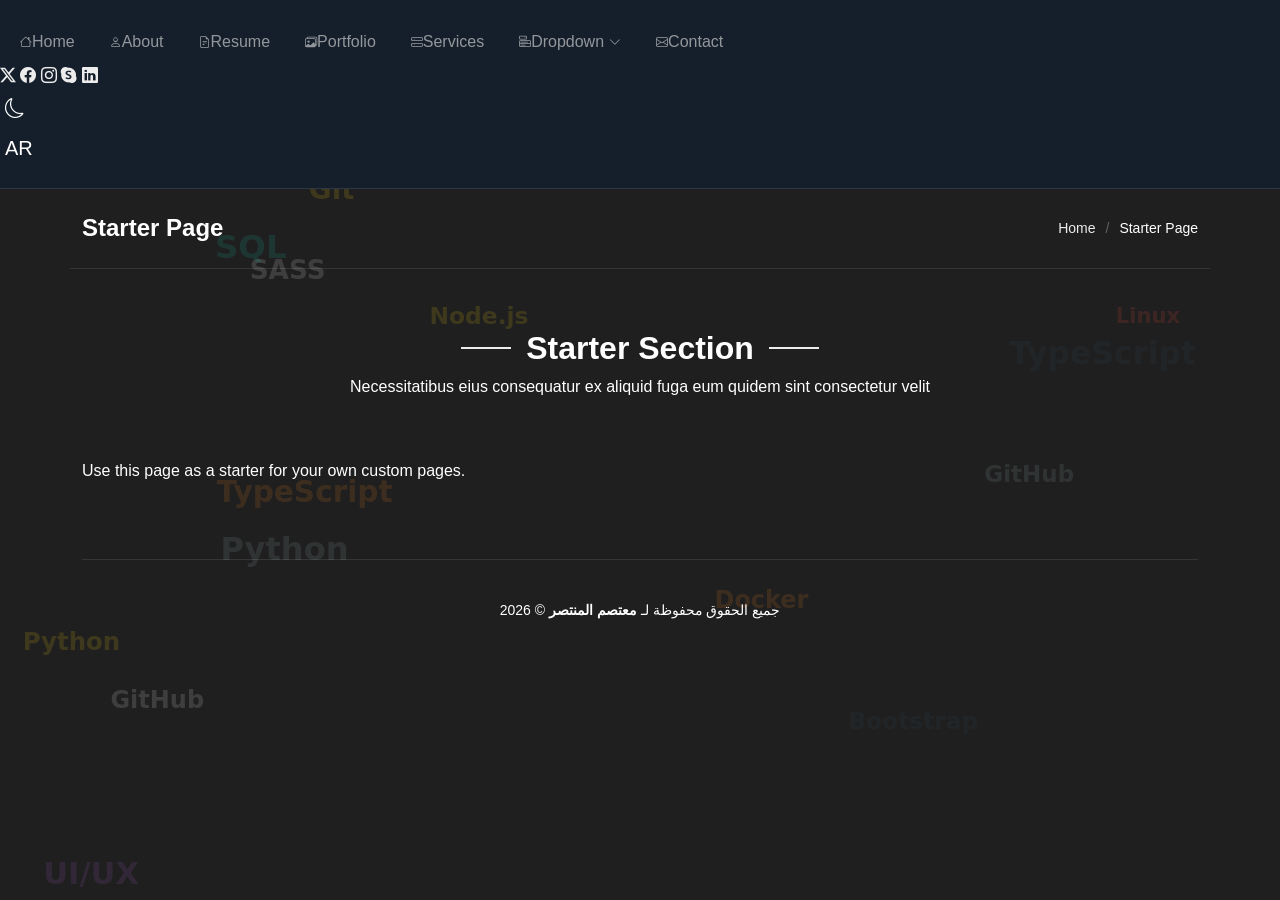
<file: starter-page.html>
<!DOCTYPE html>
<html lang="en">

<head>
  <meta charset="utf-8">
  <meta content="width=device-width, initial-scale=1.0" name="viewport">
  <title>معتصم المنتصر | مستر ويب - مصمم ومطور مواقع</title>
  <meta name="description"
    content="معتصم المنتصر (مستر ويب) - مصمم ومطور مواقع محترف في اليمن. متخصص في تصميم واجهات المستخدم وبرمجة المواقع الإلكترونية.">
  <meta name="keywords"
    content="معتصم المنتصر, مستر ويب, مصمم مواقع, مطور مواقع, اليمن, صنعاء, Mutasim Al-Muntasir, Mr Web, Web Designer, Web Developer">
  <meta name="author" content="معتصم المنتصر (مستر ويب)">

  <!-- Favicons -->
  <link
    href="data:image/svg+xml,<svg xmlns=%22http://www.w3.org/2000/svg%22 viewBox=%220 0 100 100%22><text y=%22.9em%22 font-size=%2290%22>👨‍💻</text></svg>"
    rel="icon">

  <!-- Fonts -->
  <link href="https://fonts.googleapis.com" rel="preconnect">
  <link href="https://fonts.gstatic.com" rel="preconnect" crossorigin>
  <link
    href="https://fonts.googleapis.com/css2?family=Roboto:ital,wght@0,100;0,300;0,400;0,500;0,700;0,900;1,100;1,300;1,400;1,500;1,700;1,900&family=Ubuntu:ital,wght@0,300;0,400;0,500;0,700;1,300;1,400;1,500;1,700&family=Nunito:ital,wght@0,200;0,300;0,400;0,500;0,600;0,700;0,800;0,900;1,200;1,300;1,400;1,500;1,600;1,700;1,800;1,900&family=Cairo:wght@400;700&display=swap"
    rel="stylesheet">

  <!-- Vendor CSS Files -->
  <link href="assets/vendor/bootstrap/css/bootstrap.min.css" rel="stylesheet">
  <link href="assets/vendor/bootstrap-icons/bootstrap-icons.css" rel="stylesheet">
  <link href="assets/vendor/aos/aos.css" rel="stylesheet">
  <link href="assets/vendor/glightbox/css/glightbox.min.css" rel="stylesheet">
  <link href="assets/vendor/swiper/swiper-bundle.min.css" rel="stylesheet">

  <!-- Main CSS File -->
  <link href="assets/css/main.css" rel="stylesheet">

  <!-- =======================================================
  * Template Name: SnapFolio
  * Template URL: https://bootstrapmade.com/snapfolio-bootstrap-portfolio-template/
  * Updated: Jul 21 2025 with Bootstrap v5.3.7
  * Author: BootstrapMade.com
  * License: https://bootstrapmade.com/license/
  ======================================================== -->
</head>

<body class="starter-page-page">

  <!-- Animated Background -->
  <div class="animated-bg-container" id="animated-bg"></div>

  <header id="header" class="header dark-background d-flex flex-column justify-content-center">
    <i class="header-toggle d-xl-none bi bi-list"></i>

    <div class="header-container d-flex flex-column align-items-start">
      <nav id="navmenu" class="navmenu">
        <ul>
          <li><a href="index.html#hero"><i class="bi bi-house navicon"></i><span data-i18n="nav_home">Home</span></a>
          </li>
          <li><a href="index.html#about"><i class="bi bi-person navicon"></i> <span
                data-i18n="nav_about">About</span></a></li>
          <li><a href="index.html#resume"><i class="bi bi-file-earmark-text navicon"></i> <span
                data-i18n="nav_resume">Resume</span></a></li>
          <li><a href="index.html#portfolio"><i class="bi bi-images navicon"></i> <span
                data-i18n="nav_portfolio">Portfolio</span></a></li>
          <li><a href="index.html#services"><i class="bi bi-hdd-stack navicon"></i> <span
                data-i18n="nav_services">Services</span></a></li>
          <li class="dropdown"><a href="#"><i class="bi bi-menu-button navicon"></i> <span>Dropdown</span> <i
                class="bi bi-chevron-down toggle-dropdown"></i></a>
            <ul>
              <li><a href="#">Dropdown 1</a></li>
              <li class="dropdown"><a href="#"><span>Deep Dropdown</span> <i
                    class="bi bi-chevron-down toggle-dropdown"></i></a>
                <ul>
                  <li><a href="#">Deep Dropdown 1</a></li>
                  <li><a href="#">Deep Dropdown 2</a></li>
                  <li><a href="#">Deep Dropdown 3</a></li>
                  <li><a href="#">Deep Dropdown 4</a></li>
                  <li><a href="#">Deep Dropdown 5</a></li>
                </ul>
              </li>
              <li><a href="#">Dropdown 2</a></li>
              <li><a href="#">Dropdown 3</a></li>
              <li><a href="#">Dropdown 4</a></li>
            </ul>
          </li>
          <li><a href="index.html#contact"><i class="bi bi-envelope navicon"></i> <span
                data-i18n="nav_contact">Contact</span></a></li>
        </ul>
      </nav>

      <div class="social-links text-center">
        <a href="#" class="twitter"><i class="bi bi-twitter-x"></i></a>
        <a href="#" class="facebook"><i class="bi bi-facebook"></i></a>
        <a href="#" class="instagram"><i class="bi bi-instagram"></i></a>
        <a href="#" class="google-plus"><i class="bi bi-skype"></i></a>
        <a href="#" class="linkedin"><i class="bi bi-linkedin"></i></a>
        <button id="theme-toggle" class="theme-toggle-btn" title="Toggle Light/Dark Mode">
          <i class="bi bi-moon"></i>
        </button>
        <button id="language-toggle" class="theme-toggle-btn" title="Switch Language">
          AR
        </button>
      </div>

    </div>

  </header>

  <main class="main">

    <!-- Page Title -->
    <div class="page-title dark-background">
      <div class="container d-lg-flex justify-content-between align-items-center">
        <h1 class="mb-2 mb-lg-0">Starter Page</h1>
        <nav class="breadcrumbs">
          <ol>
            <li><a href="index.html">Home</a></li>
            <li class="current">Starter Page</li>
          </ol>
        </nav>
      </div>
    </div><!-- End Page Title -->

    <!-- Starter Section Section -->
    <section id="starter-section" class="starter-section section">

      <!-- Section Title -->
      <div class="container section-title" data-aos="fade-up">
        <h2>Starter Section</h2>
        <p>Necessitatibus eius consequatur ex aliquid fuga eum quidem sint consectetur velit</p>
      </div><!-- End Section Title -->

      <div class="container" data-aos="fade-up">
        <p>Use this page as a starter for your own custom pages.</p>
      </div>

    </section><!-- /Starter Section Section -->

  </main>

  <footer id="footer" class="footer position-relative">

    <div class="container">
      <div class="copyright text-center ">
        <p>جميع الحقوق محفوظة لـ <strong>معتصم المنتصر</strong> © 2026</p>
      </div>
    </div>

  </footer>

  <!-- Scroll Top -->
  <a href="#" id="scroll-top" class="scroll-top d-flex align-items-center justify-content-center"><i
      class="bi bi-arrow-up-short"></i></a>

  <!-- Preloader -->
  <div id="preloader"></div>

  <!-- Vendor JS Files -->
  <script src="assets/vendor/bootstrap/js/bootstrap.bundle.min.js"></script>
  <script src="assets/vendor/php-email-form/validate.js"></script>
  <script src="assets/vendor/aos/aos.js"></script>
  <script src="assets/vendor/typed.js/typed.umd.js"></script>
  <script src="assets/vendor/purecounter/purecounter_vanilla.js"></script>
  <script src="assets/vendor/waypoints/noframework.waypoints.js"></script>
  <script src="assets/vendor/isotope-layout/isotope.pkgd.min.js"></script>
  <script src="assets/vendor/imagesloaded/imagesloaded.pkgd.min.js"></script>
  <script src="assets/vendor/glightbox/js/glightbox.min.js"></script>
  <script src="assets/vendor/swiper/swiper-bundle.min.js"></script>

  <!-- Main JS File -->
  <script src="assets/js/main.js"></script>

  <!-- Background Animation JS -->
  <script src="assets/js/background-animation.js"></script>

</body>

</html>
</file>
<file: assets/css/main.css>
/**
* Template Name: SnapFolio
* Template URL: https://bootstrapmade.com/snapfolio-bootstrap-portfolio-template/
* Updated: Jul 21 2025 with Bootstrap v5.3.7
* Author: BootstrapMade.com
* License: https://bootstrapmade.com/license/
*/

/*--------------------------------------------------------------
# Font & Color Variables
# Help: https://bootstrapmade.com/color-system/
--------------------------------------------------------------*/
/* Fonts */
:root {
  --default-font: "Outfit", system-ui, -apple-system, "Segoe UI", sans-serif;
  --heading-font: "Outfit", sans-serif;
  --nav-font: "Outfit", sans-serif;
}

/* Global Colors - The following color variables are used throughout the website. Updating them here will change the color scheme of the entire website */
:root {
  --background-color: #1f1f1f;
  /* Background color for the entire website, including individual sections */
  --default-color: #ffffff;
  /* Default color used for the majority of the text content across the entire website */
  --heading-color: #ffffff;
  /* Color for headings, subheadings and title throughout the website */
  --accent-color: #ececec;
  /* Accent color that represents your brand on the website. It's used for buttons, links, and other elements that need to stand out */
  --surface-color: #232323;
  /* The surface color is used as a background of boxed elements within sections, such as cards, icon boxes, or other elements that require a visual separation from the global background. */
  --contrast-color: #310606;
  /* Contrast color for text, ensuring readability against backgrounds of accent, heading, or default colors. */
}

/* Nav Menu Colors - The following color variables are used specifically for the navigation menu. They are separate from the global colors to allow for more customization options */
:root {
  --nav-color: rgba(236, 236, 236, 0.59);
  /* The default color of the main navmenu links */
  --nav-hover-color: #ffffff;
  /* Applied to main navmenu links when they are hovered over or active */
  --nav-mobile-background-color: #393939;
  /* Used as the background color for mobile navigation menu */
  --nav-dropdown-background-color: #393939;
  /* Used as the background color for dropdown items that appear when hovering over primary navigation items */
  --nav-dropdown-color: #ffffff;
  /* Used for navigation links of the dropdown items in the navigation menu. */
  --nav-dropdown-hover-color: #ececec;
  /* Similar to --nav-hover-color, this color is applied to dropdown navigation links when they are hovered over. */
}

/* Light Mode Overrides */
[data-theme="light"] {
  --background-color: #ffffff;
  --default-color: #444444;
  --heading-color: #222222;
  --accent-color: #3498db;
  /* Blue accent for better visibility in light mode */
  --surface-color: #f7f9fc;
  --contrast-color: #ffffff;

  --nav-color: #444444;
  --nav-hover-color: #3498db;
  --nav-mobile-background-color: #ffffff;
  --nav-dropdown-background-color: #ffffff;
  --nav-dropdown-color: #444444;
  --nav-dropdown-hover-color: #3498db;
}

/* Color Presets - These classes override global colors when applied to any section or element, providing reuse of the sam color scheme. */

.light-background {
  --background-color: #2c2c2c;
  --surface-color: #323232;
}

[data-theme="light"] .light-background {
  --background-color: #f0f4f8;
  --surface-color: #ffffff;
}

.dark-background {
  --background-color: #040b14;
  --default-color: #ffffff;
  --heading-color: #ffffff;
  --surface-color: #151f2b;
  --contrast-color: #ffffff;
}

/* Smooth scroll */
:root {
  scroll-behavior: smooth;
}

/* Theme Toggle Button */
.theme-toggle-btn {
  background: none;
  border: none;
  color: var(--default-color);
  font-size: 20px;
  cursor: pointer;
  padding: 5px;
  transition: 0.3s;
  display: flex;
  align-items: center;
  justify-content: center;
}

.theme-toggle-btn:hover {
  color: var(--accent-color);
}


/*--------------------------------------------------------------
# General Styling & Shared Classes
--------------------------------------------------------------*/
body {
  color: var(--default-color);
  background-color: var(--background-color);
  font-family: var(--default-font);
}

a {
  color: var(--accent-color);
  text-decoration: none;
  transition: 0.3s;
}

a:hover {
  color: color-mix(in srgb, var(--accent-color), transparent 25%);
  text-decoration: none;
}

h1,
h2,
h3,
h4,
h5,
h6 {
  color: var(--heading-color);
  font-family: var(--heading-font);
}

/* PHP Email Form Messages
------------------------------*/
.php-email-form .error-message {
  display: none;
  background: #df1529;
  color: #ffffff;
  text-align: left;
  padding: 15px;
  margin-bottom: 24px;
  font-weight: 600;
}

.php-email-form .sent-message {
  display: none;
  color: #ffffff;
  background: #059652;
  text-align: center;
  padding: 15px;
  margin-bottom: 24px;
  font-weight: 600;
}

.php-email-form .loading {
  display: none;
  background: var(--surface-color);
  text-align: center;
  padding: 15px;
  margin-bottom: 24px;
}

.php-email-form .loading:before {
  content: "";
  display: inline-block;
  border-radius: 50%;
  width: 24px;
  height: 24px;
  margin: 0 10px -6px 0;
  border: 3px solid var(--accent-color);
  border-top-color: var(--surface-color);
  animation: php-email-form-loading 1s linear infinite;
}

@keyframes php-email-form-loading {
  0% {
    transform: rotate(0deg);
  }

  100% {
    transform: rotate(360deg);
  }
}

/*--------------------------------------------------------------
# Global Header
--------------------------------------------------------------*/
/*--------------------------------------------------------------
# Global Header
--------------------------------------------------------------*/
.header {
  color: var(--default-color);
  background-color: transparent;
  padding: 20px 0;
  transition: all 0.5s;
  z-index: 997;
}

.header .logo {
  line-height: 1;
}

.header .logo img {
  max-height: 36px;
  margin-right: 8px;
}

.header .logo h1 {
  font-size: 30px;
  margin: 0;
  font-weight: 700;
  color: var(--heading-color);
}

.header .header-social-links {
  display: flex;
  align-items: center;
}

.header .header-social-links .theme-toggle-btn {
  color: var(--nav-color);
  margin-left: 15px;
  font-size: 18px;
}

.header .header-social-links .theme-toggle-btn:hover {
  color: var(--accent-color);
}

/* Dark Mode Header Styling */
.header {
  background-color: var(--surface-color);
  border-bottom: 1px solid rgba(255, 255, 255, 0.1);
}

/* Light Mode Header Styling */
[data-theme="light"] .header {
  background-color: #ffffff;
  border-bottom: 1px solid rgba(0, 0, 0, 0.1);
  box-shadow: 0 2px 10px rgba(0, 0, 0, 0.05);
}

[data-theme="light"] .header .logo h1 {
  color: #222222;
}

[data-theme="light"] .header .mobile-nav-toggle {
  color: #444444;
}

/*--------------------------------------------------------------
# Navigation Menu
--------------------------------------------------------------*/
/* Desktop Navigation */
@media (min-width: 992px) {
  .navmenu {
    padding: 0;
  }

  .navmenu ul {
    margin: 0;
    padding: 0;
    display: flex;
    list-style: none;
    align-items: center;
  }

  .navmenu li {
    position: relative;
  }

  .navmenu a,
  .navmenu a:focus {
    color: var(--nav-color);
    padding: 10px 15px;
    font-size: 16px;
    font-family: var(--nav-font);
    font-weight: 400;
    display: flex;
    align-items: center;
    justify-content: space-between;
    white-space: nowrap;
    transition: 0.3s;
  }

  .navmenu a i,
  .navmenu a:focus i {
    font-size: 12px;
    line-height: 0;
    margin-left: 5px;
    transition: 0.3s;
  }

  .navmenu li:hover>a,
  .navmenu .active,
  .navmenu .active:focus {
    color: var(--nav-hover-color);
  }

  .navmenu .dropdown ul {
    margin: 0;
    padding: 10px 0;
    background: var(--nav-dropdown-background-color);
    display: block;
    position: absolute;
    visibility: hidden;
    left: 14px;
    top: 130%;
    opacity: 0;
    transition: 0.3s;
    border-radius: 4px;
    z-index: 99;
    box-shadow: 0px 0px 30px rgba(0, 0, 0, 0.1);
  }

  .navmenu .dropdown li {
    min-width: 200px;
  }

  .navmenu .dropdown ul a {
    padding: 10px 20px;
    font-size: 15px;
    text-transform: none;
    color: var(--nav-dropdown-color);
  }

  .navmenu .dropdown ul a i {
    font-size: 12px;
  }

  .navmenu .dropdown ul a:hover,
  .navmenu .dropdown ul .active:hover,
  .navmenu .dropdown ul li:hover>a {
    color: var(--nav-dropdown-hover-color);
  }

  .navmenu .dropdown:hover>ul {
    opacity: 1;
    top: 100%;
    visibility: visible;
  }

  .navmenu .dropdown .dropdown ul {
    top: 0;
    left: 100%;
    margin-left: -9px;
  }

  .navmenu .dropdown .dropdown:hover>ul {
    opacity: 1;
    top: 0;
    left: 100%;
    visibility: visible;
  }
}

/* Mobile Navigation */
@media (max-width: 991px) {
  .mobile-nav-toggle {
    color: var(--nav-color);
    font-size: 28px;
    line-height: 0;
    display: block;
    cursor: pointer;
    transition: color 0.3s;
  }

  .navmenu ul {
    display: none;
    position: absolute;
    top: 100%;
    left: 0;
    right: 0;
    background: var(--nav-mobile-background-color);
    padding: 10px 0;
    margin: 0 15px;
    border-radius: 6px;
    box-shadow: 0 0 15px rgba(0, 0, 0, 0.1);
    z-index: 9999;
    overflow-y: auto;
    max-height: calc(100vh - 80px);
  }

  .mobile-nav-active .navmenu ul {
    display: block;
  }

  .navmenu a {
    padding: 10px 20px;
    color: var(--nav-color);
    display: flex;
    align-items: center;
    justify-content: space-between;
  }

  .navmenu a:hover,
  .navmenu .active,
  .navmenu li:hover>a {
    color: var(--nav-hover-color);
  }

  .navmenu .dropdown ul {
    position: static;
    display: none;
    padding: 10px 0;
    margin: 10px 20px;
    background: rgba(0, 0, 0, 0.1);
    border: 1px solid rgba(255, 255, 255, 0.1);
  }

  .navmenu .dropdown>.dropdown-active {
    display: block;
  }
}

/*--------------------------------------------------------------
# Navigation Menu
--------------------------------------------------------------*/


/*--------------------------------------------------------------
# Global Footer
--------------------------------------------------------------*/
.footer {
  color: var(--default-color);
  background-color: transparent;
  font-size: 14px;
  padding: 0 0 40px 0;
  position: relative;
}

.footer .copyright {
  padding-top: 40px;
  border-top: 1px solid color-mix(in srgb, var(--default-color), transparent 90%);
}

.footer .copyright p {
  margin-bottom: 0;
}

.footer .credits {
  margin-top: 4px;
  font-size: 13px;
  text-align: center;
}

/*--------------------------------------------------------------
# Preloader
--------------------------------------------------------------*/
#preloader {
  position: fixed;
  inset: 0;
  z-index: 999999;
  overflow: hidden;
  background: var(--background-color);
  transition: all 0.6s ease-out;
}

#preloader:before {
  content: "";
  position: fixed;
  top: calc(50% - 30px);
  left: calc(50% - 30px);
  border: 6px solid #ffffff;
  border-color: var(--accent-color) transparent var(--accent-color) transparent;
  border-radius: 50%;
  width: 60px;
  height: 60px;
  animation: animate-preloader 1.5s linear infinite;
}

@keyframes animate-preloader {
  0% {
    transform: rotate(0deg);
  }

  100% {
    transform: rotate(360deg);
  }
}

/*--------------------------------------------------------------
# Scroll Top Button
--------------------------------------------------------------*/
.scroll-top {
  position: fixed;
  visibility: hidden;
  opacity: 0;
  right: 15px;
  bottom: -15px;
  z-index: 99999;
  background-color: var(--accent-color);
  width: 44px;
  height: 44px;
  border-radius: 50px;
  transition: all 0.4s;
}

.scroll-top i {
  font-size: 24px;
  color: var(--contrast-color);
  line-height: 0;
}

.scroll-top:hover {
  background-color: color-mix(in srgb, var(--accent-color), transparent 20%);
  color: var(--contrast-color);
}

.scroll-top.active {
  visibility: visible;
  opacity: 1;
  bottom: 15px;
}

/*--------------------------------------------------------------
# Disable aos animation delay on mobile devices
--------------------------------------------------------------*/
@media screen and (max-width: 768px) {
  [data-aos-delay] {
    transition-delay: 0 !important;
  }
}

/*--------------------------------------------------------------
# Global Page Titles & Breadcrumbs
--------------------------------------------------------------*/
.page-title {
  color: var(--default-color);
  padding: 25px 0 0 0;
  position: relative;
}

.page-title .container {
  border-bottom: 1px solid color-mix(in srgb, var(--default-color), transparent 90%);
  padding-bottom: 25px;
}

.page-title h1 {
  font-size: 24px;
  font-weight: 700;
}

.page-title .breadcrumbs ol {
  display: flex;
  flex-wrap: wrap;
  list-style: none;
  padding: 0;
  margin: 0;
  font-size: 14px;
  font-weight: 400;
}

.page-title .breadcrumbs ol li+li {
  padding-left: 10px;
}

.page-title .breadcrumbs ol li+li::before {
  content: "/";
  display: inline-block;
  padding-right: 10px;
  color: color-mix(in srgb, var(--default-color), transparent 70%);
}

/*--------------------------------------------------------------
# Global Sections
--------------------------------------------------------------*/
section,
.section {
  color: var(--default-color);
  background-color: transparent;
  padding: 60px 0;
  overflow: clip;
}

/*--------------------------------------------------------------
# Global Section Titles
--------------------------------------------------------------*/
.section-title {
  text-align: center;
  padding-bottom: 60px;
  position: relative;
}

.section-title h2 {
  font-size: 32px;
  font-weight: 700;
  position: relative;
}

.section-title h2:before,
.section-title h2:after {
  content: "";
  width: 50px;
  height: 2px;
  background: var(--accent-color);
  display: inline-block;
}

.section-title h2:before {
  margin: 0 15px 10px 0;
}

.section-title h2:after {
  margin: 0 0 10px 15px;
}

.section-title p {
  margin-bottom: 0;
}

/*--------------------------------------------------------------
# Hero Section
--------------------------------------------------------------*/
.hero {
  min-height: 100vh;
  position: relative;
  overflow: hidden;
  display: flex;
  align-items: center;
}

.hero .background-elements {
  position: absolute;
  top: 0;
  left: 0;
  width: 100%;
  height: 100%;
  z-index: 1;
  overflow: hidden;
}

.hero .background-elements .bg-circle {
  position: absolute;
  border-radius: 50%;
  background: linear-gradient(45deg, color-mix(in srgb, var(--accent-color), transparent 90%), color-mix(in srgb, var(--accent-color), transparent 95%));
  animation: float 6s ease-in-out infinite;
}

.hero .background-elements .bg-circle.circle-1 {
  width: 300px;
  height: 300px;
  top: 10%;
  right: 10%;
  animation-delay: 0s;
}

.hero .background-elements .bg-circle.circle-2 {
  width: 200px;
  height: 200px;
  bottom: 20%;
  left: 5%;
  animation-delay: 2s;
}

.hero .hero-content {
  position: relative;
  width: 100%;
  z-index: 2;
}

.hero .container {
  position: relative;
  z-index: 3;
}

.hero .hero-text h1 {
  font-size: 72px;
  font-weight: 800;
  line-height: 1.1;
  margin-bottom: 15px;
  color: var(--heading-color);
}

.hero .hero-text h1 .accent-text {
  color: var(--accent-color);
  position: relative;
}

.hero .hero-text h1 .accent-text::after {
  content: "";
  position: absolute;
  bottom: -5px;
  left: 0;
  width: 100%;
  height: 3px;
  background: linear-gradient(90deg, var(--accent-color), color-mix(in srgb, var(--accent-color), transparent 50%));
}

.hero .hero-text h2 {
  font-size: 32px;
  font-weight: 600;
  color: var(--heading-color);
  margin-bottom: 10px;
}

.hero .hero-text .lead {
  font-size: 24px;
  margin-bottom: 20px;
  color: var(--default-color);
}

.hero .hero-text .lead span {
  color: var(--accent-color);
  font-weight: 600;
  border-bottom: 2px solid var(--accent-color);
  padding-bottom: 2px;
}

.hero .hero-text .description {
  font-size: 18px;
  line-height: 1.6;
  color: color-mix(in srgb, var(--default-color), transparent 20%);
  margin-bottom: 40px;
  max-width: 500px;
}

.hero .hero-actions {
  display: flex;
  gap: 20px;
  margin-bottom: 40px;
  flex-wrap: wrap;
}

.hero .hero-actions .btn {
  padding: 14px 30px;
  font-size: 16px;
  font-weight: 600;
  border-radius: 50px;
  text-decoration: none;
  transition: all 0.3s ease;
  border: 2px solid;
}

.hero .hero-actions .btn.btn-primary {
  background-color: var(--accent-color);
  color: var(--contrast-color);
  border-color: var(--accent-color);
}

.hero .hero-actions .btn.btn-primary:hover {
  background-color: color-mix(in srgb, var(--accent-color), black 10%);
  transform: translateY(-2px);
  box-shadow: 0 8px 25px color-mix(in srgb, var(--accent-color), transparent 70%);
}

.hero .hero-actions .btn.btn-outline {
  background-color: transparent;
  color: var(--accent-color);
  border-color: var(--accent-color);
}

.hero .hero-actions .btn.btn-outline:hover {
  background-color: var(--accent-color);
  color: var(--contrast-color);
  transform: translateY(-2px);
}

.hero .social-links {
  display: flex;
  gap: 20px;
}

.hero .social-links a {
  width: 50px;
  height: 50px;
  display: flex;
  align-items: center;
  justify-content: center;
  background-color: var(--surface-color);
  color: color-mix(in srgb, var(--default-color), transparent 40%);
  border-radius: 50%;
  font-size: 20px;
  transition: all 0.3s ease;
}

.hero .social-links a:hover {
  color: var(--contrast-color);
  background-color: var(--accent-color);
  transform: translateY(-3px);
  box-shadow: 0 8px 25px color-mix(in srgb, var(--accent-color), transparent 70%);
}

.hero .hero-visual {
  display: flex;
  justify-content: center;
  align-items: center;
  height: 100%;
}

.hero .hero-visual .profile-container {
  position: relative;
  width: 400px;
  height: 400px;
}

.hero .hero-visual .profile-container .profile-background {
  position: absolute;
  top: 15px;
  left: 15px;
  width: 100%;
  height: 100%;
  background: color-mix(in srgb, var(--accent-color), transparent 90%);
  border-radius: 30px;
  z-index: 1;
}

.hero .hero-visual .profile-container .profile-image {
  position: relative;
  width: 100%;
  height: 100%;
  object-fit: cover;
  border-radius: 30px;
  z-index: 2;
}

@keyframes float {

  0%,
  100% {
    transform: translateY(0px);
  }

  50% {
    transform: translateY(-20px);
  }
}

@keyframes floatIcon {

  0%,
  100% {
    transform: translateY(0px) rotate(0deg);
  }

  50% {
    transform: translateY(-10px) rotate(5deg);
  }
}

@media (max-width: 992px) {
  .hero .hero-text {
    text-align: center;
    margin-bottom: 50px;
  }

  .hero .hero-text h1 {
    font-size: 56px;
  }

  .hero .hero-text h2 {
    font-size: 28px;
  }

  .hero .hero-text .lead {
    font-size: 20px;
  }

  .hero .hero-visual .profile-container {
    width: 350px;
    height: 350px;
  }
}

@media (max-width: 768px) {
  .hero .hero-text h1 {
    font-size: 42px;
  }

  .hero .hero-text h2 {
    font-size: 24px;
  }

  .hero .hero-text .lead {
    font-size: 18px;
  }

  .hero .hero-text .description {
    font-size: 16px;
  }

  .hero .hero-actions {
    justify-content: center;
  }

  .hero .hero-actions .btn {
    padding: 12px 25px;
    font-size: 14px;
  }

  .hero .hero-visual .profile-container {
    width: 300px;
    height: 300px;
  }

  .hero .background-elements .bg-circle.circle-1 {
    width: 200px;
    height: 200px;
  }

  .hero .background-elements .bg-circle.circle-2 {
    width: 150px;
    height: 150px;
  }

  .hero .background-elements .bg-circle.circle-3 {
    width: 100px;
    height: 100px;
  }
}

/*--------------------------------------------------------------
# About Section
--------------------------------------------------------------*/
.about .profile-card {
  background: linear-gradient(135deg, var(--surface-color) 0%, color-mix(in srgb, var(--surface-color), var(--accent-color) 5%) 100%);
  border-radius: 2rem;
  padding: 2.5rem;
  text-align: center;
  box-shadow: 0 20px 40px rgba(0, 0, 0, 0.08);
  border: 1px solid color-mix(in srgb, var(--accent-color), transparent 90%);
  position: relative;
  overflow: hidden;
}

.about .profile-card::before {
  content: "";
  position: absolute;
  top: 0;
  left: 0;
  right: 0;
  height: 4px;
  background: linear-gradient(90deg, var(--accent-color), color-mix(in srgb, var(--accent-color), var(--heading-color) 30%));
}

@media (max-width: 991px) {
  .about .profile-card {
    margin-bottom: 3rem;
  }
}

.about .profile-header {
  position: relative;
  margin-bottom: 2rem;
}

.about .profile-header .profile-image {
  width: 160px;
  height: 160px;
  margin: 0 auto 1.5rem;
  border-radius: 50%;
  overflow: hidden;
  border: 4px solid var(--accent-color);
  box-shadow: 0 10px 30px rgba(0, 0, 0, 0.15);
}

.about .profile-header .profile-image img {
  width: 100%;
  height: 100%;
  object-fit: cover;
}

.about .profile-header .profile-badge {
  position: absolute;
  bottom: 20px;
  right: calc(50% - 65px);
  width: 32px;
  height: 32px;
  background-color: var(--accent-color);
  border-radius: 50%;
  display: flex;
  align-items: center;
  justify-content: center;
  border: 3px solid var(--surface-color);
}

.about .profile-header .profile-badge i {
  color: var(--contrast-color);
  font-size: 14px;
}

.about .profile-content h3 {
  font-size: 1.5rem;
  font-weight: 700;
  margin-bottom: 0.5rem;
  color: var(--heading-color);
}

.about .profile-content .profession {
  color: var(--accent-color);
  font-weight: 500;
  margin-bottom: 2rem;
}

.about .contact-links {
  display: flex;
  flex-direction: column;
  gap: 1rem;
}

.about .contact-links .contact-item {
  display: flex;
  align-items: center;
  gap: 0.75rem;
  padding: 0.75rem 1rem;
  background-color: color-mix(in srgb, var(--surface-color), var(--background-color) 50%);
  border-radius: 0.75rem;
  text-decoration: none;
  color: var(--default-color);
  transition: all 0.3s;
  border: 1px solid color-mix(in srgb, var(--default-color), transparent 90%);
}

.about .contact-links .contact-item:hover {
  background-color: var(--accent-color);
  color: var(--contrast-color);
  transform: translateY(-2px);
  box-shadow: 0 5px 20px color-mix(in srgb, var(--accent-color), transparent 70%);
}

.about .contact-links .contact-item i {
  font-size: 1rem;
  width: 18px;
}

.about .about-content {
  padding-left: 3rem;
}

@media (max-width: 991px) {
  .about .about-content {
    padding-left: 0;
  }
}

.about .about-content .section-header {
  margin-bottom: 2rem;
}

.about .about-content .section-header .badge-text {
  display: inline-block;
  background: linear-gradient(135deg, var(--accent-color), color-mix(in srgb, var(--accent-color), var(--heading-color) 20%));
  color: var(--contrast-color);
  padding: 0.5rem 1.5rem;
  border-radius: 2rem;
  font-size: 0.875rem;
  font-weight: 600;
  letter-spacing: 0.5px;
  margin-bottom: 1.5rem;
}

.about .about-content .section-header h2 {
  font-size: 2.25rem;
  font-weight: 700;
  line-height: 1.3;
  margin: 0;
}

@media (max-width: 768px) {
  .about .about-content .section-header h2 {
    font-size: 1.875rem;
  }
}

.about .about-content .description {
  margin-bottom: 2.5rem;
}

.about .about-content .description p {
  font-size: 1.1rem;
  line-height: 1.7;
  color: color-mix(in srgb, var(--default-color), transparent 20%);
  margin-bottom: 1.5rem;
}

.about .about-content .description p:last-child {
  margin-bottom: 0;
}

.about .stats-grid {
  display: grid;
  grid-template-columns: repeat(3, 1fr);
  gap: 2rem;
  margin-bottom: 2.5rem;
  padding: 2rem;
  background-color: var(--surface-color);
  border-radius: 1.5rem;
  box-shadow: 0 10px 30px rgba(0, 0, 0, 0.05);
}

@media (max-width: 768px) {
  .about .stats-grid {
    grid-template-columns: 1fr;
    gap: 1.5rem;
    text-align: center;
  }
}

.about .stats-grid .stat-item {
  text-align: center;
}

.about .stats-grid .stat-item .stat-number {
  font-size: 2rem;
  font-weight: 700;
  color: var(--accent-color);
  display: block;
  margin-bottom: 0.5rem;
}

.about .stats-grid .stat-item .stat-label {
  font-size: 0.875rem;
  color: color-mix(in srgb, var(--default-color), transparent 40%);
  font-weight: 500;
}

.about .details-grid {
  margin-bottom: 2.5rem;
}

.about .details-grid .detail-row {
  display: grid;
  grid-template-columns: 1fr 1fr;
  gap: 2rem;
  margin-bottom: 1.5rem;
}

@media (max-width: 768px) {
  .about .details-grid .detail-row {
    grid-template-columns: 1fr;
    gap: 1rem;
  }
}

.about .details-grid .detail-row:last-child {
  margin-bottom: 0;
}

.about .details-grid .detail-item .detail-label {
  display: block;
  font-size: 0.875rem;
  color: color-mix(in srgb, var(--default-color), transparent 50%);
  margin-bottom: 0.5rem;
  font-weight: 500;
}

.about .details-grid .detail-item .detail-value {
  display: block;
  font-weight: 600;
  color: var(--heading-color);
  font-size: 1rem;
}

.about .cta-section {
  display: flex;
  gap: 1rem;
  flex-wrap: wrap;
}

.about .cta-section .btn {
  padding: 0.875rem 2rem;
  border-radius: 0.75rem;
  font-weight: 600;
  text-decoration: none;
  transition: all 0.3s;
  display: inline-flex;
  align-items: center;
  gap: 0.5rem;
  border: 2px solid transparent;
}

.about .cta-section .btn.btn-primary {
  background-color: var(--accent-color);
  color: var(--contrast-color);
}

.about .cta-section .btn.btn-primary:hover {
  background-color: color-mix(in srgb, var(--accent-color), black 15%);
  transform: translateY(-2px);
  box-shadow: 0 10px 30px color-mix(in srgb, var(--accent-color), transparent 60%);
}

.about .cta-section .btn.btn-outline {
  background-color: transparent;
  color: var(--default-color);
  border-color: color-mix(in srgb, var(--default-color), transparent 70%);
}

.about .cta-section .btn.btn-outline:hover {
  border-color: var(--accent-color);
  transform: translateY(-2px);
}

/*--------------------------------------------------------------
# Stats Section
--------------------------------------------------------------*/
.stats .stats-wrapper {
  display: grid;
  grid-template-columns: repeat(4, 1fr);
  gap: 20px;
}

@media (max-width: 992px) {
  .stats .stats-wrapper {
    grid-template-columns: repeat(2, 1fr);
  }
}

@media (max-width: 576px) {
  .stats .stats-wrapper {
    grid-template-columns: 1fr;
  }
}

.stats .stats-item {
  background: linear-gradient(135deg, color-mix(in srgb, var(--surface-color), transparent 5%), var(--surface-color));
  border-radius: 15px;
  padding: 40px 20px;
  text-align: center;
  position: relative;
  transition: transform 0.3s ease, box-shadow 0.3s ease;
  box-shadow: 0 10px 30px rgba(0, 0, 0, 0.05);
  overflow: hidden;
}

.stats .stats-item:hover {
  transform: translateY(-10px);
  box-shadow: 0 15px 35px rgba(0, 0, 0, 0.1);
}

.stats .stats-item:hover .icon-wrapper {
  transform: scale(1.1);
}

.stats .stats-item:nth-child(1) .icon-wrapper {
  background-color: color-mix(in srgb, var(--accent-color), transparent 85%);
}

.stats .stats-item:nth-child(1) .icon-wrapper i {
  color: color-mix(in srgb, var(--accent-color), transparent 10%);
}

.stats .stats-item:nth-child(2) .icon-wrapper {
  background-color: color-mix(in srgb, #ff7e00, transparent 85%);
}

.stats .stats-item:nth-child(2) .icon-wrapper i {
  color: color-mix(in srgb, #ff7e00, transparent 10%);
}

.stats .stats-item:nth-child(3) .icon-wrapper {
  background-color: color-mix(in srgb, #00c875, transparent 85%);
}

.stats .stats-item:nth-child(3) .icon-wrapper i {
  color: color-mix(in srgb, #00c875, transparent 10%);
}

.stats .stats-item:nth-child(4) .icon-wrapper {
  background-color: color-mix(in srgb, #e83e8c, transparent 85%);
}

.stats .stats-item:nth-child(4) .icon-wrapper i {
  color: color-mix(in srgb, #e83e8c, transparent 10%);
}

.stats .stats-item .icon-wrapper {
  width: 80px;
  height: 80px;
  border-radius: 50%;
  display: flex;
  align-items: center;
  justify-content: center;
  margin: 0 auto 20px;
  transition: transform 0.3s ease;
}

.stats .stats-item .icon-wrapper i {
  font-size: 36px;
}

.stats .stats-item span {
  display: block;
  font-size: 48px;
  font-weight: 700;
  color: var(--heading-color);
  margin-bottom: 10px;
  line-height: 1;
  font-family: var(--heading-font);
}

.stats .stats-item p {
  color: var(--default-color);
  font-size: 18px;
  margin: 0;
  font-weight: 500;
  font-family: var(--heading-font);
  opacity: 0.8;
}

/*--------------------------------------------------------------
# Skills Section
--------------------------------------------------------------*/
.skills .skills-category {
  background-color: var(--surface-color);
  padding: 30px;
  border-radius: 8px;
  box-shadow: 0 0 20px rgba(0, 0, 0, 0.05);
  height: 100%;
  transition: transform 0.3s;
}

.skills .skills-category:hover {
  transform: translateY(-5px);
}

.skills .skills-category h3 {
  font-size: 24px;
  margin-bottom: 25px;
  position: relative;
  padding-bottom: 15px;
}

.skills .skills-category h3:after {
  content: "";
  position: absolute;
  bottom: 0;
  left: 0;
  width: 50px;
  height: 2px;
  background-color: var(--accent-color);
}

.skills .skill-item {
  margin-bottom: 25px;
}

.skills .skill-item:last-child {
  margin-bottom: 0;
}

.skills .skill-item h4 {
  font-size: 16px;
  margin-bottom: 8px;
}

.skills .skill-item .skill-percentage {
  font-size: 14px;
  color: color-mix(in srgb, var(--heading-color), transparent 30%);
}

.skills .skill-item .progress {
  height: 8px;
  background-color: color-mix(in srgb, var(--accent-color), transparent 90%);
  border-radius: 20px;
  overflow: hidden;
  position: relative;
}

.skills .skill-item .progress .progress-bar {
  background-color: var(--accent-color);
  transition: width 1.5s ease-in-out;
  width: 0;
  height: 100%;
  border-radius: 20px;
}

.skills .skill-item .skill-tooltip {
  font-size: 14px;
  color: color-mix(in srgb, var(--default-color), transparent 30%);
  margin-top: 8px;
  opacity: 0;
  transform: translateY(-5px);
  transition: all 0.3s;
}

.skills .skill-item:hover .skill-tooltip {
  opacity: 1;
  transform: translateY(0);
}

.skills .skill-box {
  background-color: var(--surface-color);
  padding: 25px 20px;
  border-radius: 8px;
  text-align: center;
  transition: all 0.3s;
  height: 100%;
  position: relative;
  overflow: hidden;
  box-shadow: 0 0 15px rgba(0, 0, 0, 0.05);
}

.skills .skill-box:hover {
  transform: translateY(-5px);
}

.skills .skill-box:hover i {
  color: var(--accent-color);
  transform: scale(1.1);
}

.skills .skill-box:hover .skill-tooltip {
  opacity: 1;
  transform: translateY(0);
}

.skills .skill-box i {
  font-size: 36px;
  color: color-mix(in srgb, var(--accent-color), transparent 20%);
  margin-bottom: 15px;
  display: inline-block;
  transition: all 0.3s;
}

.skills .skill-box h4 {
  font-size: 18px;
  margin-bottom: 10px;
}

.skills .skill-box .skill-tooltip {
  font-size: 14px;
  color: color-mix(in srgb, var(--default-color), transparent 30%);
  opacity: 0;
  transform: translateY(5px);
  transition: all 0.3s;
}

@media (max-width: 991.98px) {
  .skills .skills-category {
    margin-bottom: 30px;
  }

  .skills .skills-category:last-child {
    margin-bottom: 0;
  }
}

@media (max-width: 767.98px) {
  .skills .skill-box {
    margin-bottom: 20px;
  }

  .skills .skill-box:last-child {
    margin-bottom: 0;
  }
}

/*--------------------------------------------------------------
# Resume Section
--------------------------------------------------------------*/
.resume .resume-side {
  background-color: var(--surface-color);
  padding: 2rem;
  border-radius: 10px;
  box-shadow: 0 0 20px rgba(0, 0, 0, 0.1);
  height: 100%;
}

.resume .resume-side .profile-img {
  text-align: center;
}

.resume .resume-side .profile-img img {
  width: 200px;
  height: 200px;
  object-fit: cover;
  border: 5px solid color-mix(in srgb, var(--accent-color), transparent 85%);
  border-radius: 50%;
}

.resume .resume-side h3 {
  font-size: 1.5rem;
  margin-bottom: 1rem;
  color: var(--heading-color);
  font-weight: 600;
}

.resume .resume-side .contact-info li {
  margin-bottom: 1rem;
  color: var(--default-color);
}

.resume .resume-side .contact-info li i {
  width: 25px;
  color: var(--accent-color);
  margin-right: 0.5rem;
}

.resume .resume-side .skill-item {
  margin-bottom: 1.5rem;
}

.resume .resume-side .skill-item span {
  font-size: 0.9rem;
  color: var(--default-color);
}

.resume .resume-side .skill-item .progress {
  height: 8px;
  background-color: color-mix(in srgb, var(--accent-color), transparent 90%);
  border-radius: 4px;
  margin-top: 0.5rem;
}

.resume .resume-side .skill-item .progress .progress-bar {
  background-color: var(--accent-color);
  width: 0;
  transition: width 1s ease;
}

.resume .resume-section {
  margin-bottom: 3rem;
}

.resume .resume-section h3 {
  font-size: 1.75rem;
  margin-bottom: 1.5rem;
  color: var(--heading-color);
  font-weight: 600;
}

.resume .resume-section h3 i {
  color: var(--accent-color);
}

.resume .resume-section .resume-item {
  padding-left: 1.5rem;
  border-left: 2px solid color-mix(in srgb, var(--accent-color), transparent 80%);
  margin-bottom: 2rem;
  position: relative;
}

.resume .resume-section .resume-item:before {
  content: "";
  position: absolute;
  width: 16px;
  height: 16px;
  border-radius: 50%;
  left: -9px;
  top: 0;
  background: var(--accent-color);
}

.resume .resume-section .resume-item h4 {
  font-size: 1.2rem;
  margin-bottom: 0.5rem;
  color: var(--heading-color);
  font-weight: 600;
}

.resume .resume-section .resume-item h5 {
  font-size: 1rem;
  margin-bottom: 0.5rem;
  color: var(--accent-color);
}

.resume .resume-section .resume-item .company {
  font-size: 0.95rem;
  margin-bottom: 1rem;
  color: var(--heading-color);
}

.resume .resume-section .resume-item .company i {
  margin-right: 0.5rem;
}

.resume .resume-section .resume-item ul {
  padding-left: 1.2rem;
}

.resume .resume-section .resume-item ul li {
  margin-bottom: 0.5rem;
  color: var(--default-color);
}

.resume .resume-section .resume-item p {
  color: var(--default-color);
  margin-bottom: 0;
}

@media (max-width: 991.98px) {
  .resume .resume-side {
    margin-bottom: 2rem;
  }
}

/*--------------------------------------------------------------
# Portfolio Section
--------------------------------------------------------------*/
/* Filters removed */

.portfolio .portfolio-wrap {
  transition: 0.4s;
  position: relative;
  overflow: hidden;
  border-radius: 12px;
  box-shadow: 0 5px 20px rgba(0, 0, 0, 0.08);
  height: 100%;
}

.portfolio .portfolio-wrap img {
  transition: transform 0.6s cubic-bezier(0.215, 0.61, 0.355, 1);
  width: 100%;
  height: 350px;
  object-fit: cover;
}

/* Portfolio Info Overlay */
.portfolio .portfolio-info {
  position: absolute;
  bottom: 0;
  left: 0;
  right: 0;
  background: linear-gradient(to top, rgba(0, 0, 0, 0.9) 0%, rgba(0, 0, 0, 0.7) 100%);
  padding: 25px;
  transform: translateY(100%);
  transition: transform 0.4s ease;
  z-index: 2;
}

.portfolio .portfolio-info h4 {
  font-size: 20px;
  font-weight: 700;
  margin-bottom: 8px;
  color: #ffffff;
}

.portfolio .portfolio-info p {
  font-size: 14px;
  margin-bottom: 0;
  color: rgba(255, 255, 255, 0.85);
  line-height: 1.5;
}

.portfolio .portfolio-wrap:hover {
  transform: translateY(-5px);
}

.portfolio .portfolio-wrap:hover img {
  transform: scale(1.08);
}

.portfolio .portfolio-wrap:hover .portfolio-info {
  transform: translateY(0);
}



/*--------------------------------------------------------------
# Services Section
--------------------------------------------------------------*/
.services .service-header {
  margin-bottom: 60px;
}

.services .service-header .service-intro .service-heading {
  font-size: 48px;
  margin-bottom: 0;
  font-weight: 700;
  line-height: 1.2;
  color: var(--heading-color);
}

.services .service-header .service-intro .service-heading div {
  display: block;
  position: relative;
}

.services .service-header .service-intro .service-heading span {
  display: block;
  color: var(--accent-color);
}

@media (max-width: 992px) {
  .services .service-header .service-intro .service-heading {
    font-size: 36px;
  }
}

@media (max-width: 768px) {
  .services .service-header .service-intro .service-heading {
    font-size: 30px;
    margin-bottom: 20px;
  }
}

.services .service-header .service-summary p {
  margin-bottom: 25px;
  color: var(--default-color);
}

.services .service-header .service-summary .service-btn {
  display: inline-flex;
  align-items: center;
  padding: 12px 30px;
  background-color: var(--accent-color);
  color: var(--contrast-color);
  border-radius: 4px;
  font-weight: 500;
  transition: all 0.3s ease;
}

.services .service-header .service-summary .service-btn i {
  margin-left: 10px;
  transition: transform 0.3s ease;
}

.services .service-header .service-summary .service-btn:hover {
  background-color: color-mix(in srgb, var(--accent-color), transparent 15%);
  color: var(--contrast-color);
}

.services .service-header .service-summary .service-btn:hover i {
  transform: translateX(5px);
}

@media (max-width: 992px) {
  .services .service-header .service-summary {
    margin-top: 30px;
  }
}

.services .service-card {
  padding: 40px 40px 40px 40px;
  margin-bottom: 30px;
  border: 2px solid color-mix(in srgb, var(--accent-color), transparent 90%);
  transition: all 0.3s ease;
}

.services .service-card .service-icon {
  margin-bottom: 25px;
  background-color: color-mix(in srgb, var(--accent-color), transparent 90%);
  display: inline-flex;
  align-items: center;
  justify-content: center;
  border-radius: 10px;
  width: 64px;
  height: 64px;
}

.services .service-card .service-icon i {
  font-size: 32px;
  color: var(--accent-color);
  transition: all 0.3s ease;
}

.services .service-card h3 {
  font-size: 28px;
  margin-bottom: 15px;
  font-weight: 700;
}

.services .service-card h3 a {
  color: var(--heading-color);
  transition: color 0.3s ease;
}

.services .service-card h3 a span {
  display: block;
}

.services .service-card h3 a:hover {
  color: var(--accent-color);
}

.services .service-card p {
  color: var(--default-color);
  transition: color 0.3s ease;
  margin-bottom: 0;
}

.services .service-card .card-action {
  position: absolute;
  top: 0;
  right: 0;
  width: 80px;
  height: 80px;
  display: flex;
  align-items: center;
  justify-content: center;
  background-color: var(--accent-color);
  opacity: 0;
  visibility: hidden;
  transform: translateY(20px);
  transition: all 0.3s ease;
}

.services .service-card .card-action i {
  font-size: 24px;
  color: var(--contrast-color);
  transition: transform 0.3s ease;
}

.services .service-card .card-action:hover i {
  transform: rotate(45deg);
}

.services .service-card::before {
  content: "";
  position: absolute;
  top: 0;
  left: 0;
  right: 0;
  bottom: 0;
  background-color: var(--surface-color);
  clip-path: polygon(70% 0, 100% 30%, 100% 100%, 0 100%, 0 0);
  z-index: -1;
  opacity: 0;
  visibility: hidden;
  transition: all 0.3s ease;
}

.services .service-card:hover {
  border-color: transparent;
}

.services .service-card:hover::before {
  opacity: 1;
  visibility: visible;
  background-color: color-mix(in srgb, var(--accent-color), transparent 90%);
}

.services .service-card:hover h3 a {
  color: var(--accent-color);
}

.services .service-card:hover h3 a:hover {
  color: var(--accent-color);
}

.services .service-card:hover p {
  color: color-mix(in srgb, var(--default-color), transparent 20%);
}

.services .service-card:hover .card-action {
  opacity: 1;
  visibility: visible;
  transform: translateY(0);
}

.services .service-card:hover .service-icon i {
  transform: scale(1.1);
}

@media (max-width: 768px) {
  .services .service-card {
    padding: 150px 25px 25px;
  }

  .services .service-card h3 {
    font-size: 24px;
  }

  .services .service-card .service-icon {
    position: absolute;
    top: 40px;
    left: 25px;
  }
}

@media (max-width: 768px) {
  .services {
    padding: 70px 0 50px;
  }
}

/*--------------------------------------------------------------
# Testimonials Section
--------------------------------------------------------------*/
.testimonials .testimonial-masonry {
  display: grid;
  grid-template-columns: repeat(3, 1fr);
  gap: 2rem;
  position: relative;
}

.testimonials .testimonial-masonry::before {
  content: "";
  position: absolute;
  width: 100%;
  height: 100%;
  background: radial-gradient(circle at center, color-mix(in srgb, var(--accent-color), transparent 95%), transparent);
  opacity: 0.5;
  z-index: -1;
}

.testimonials .testimonial-item:nth-child(3n-1) {
  margin-top: 3rem;
}

.testimonials .testimonial-item:nth-child(3n) {
  margin-top: 1.5rem;
}

.testimonials .testimonial-item.highlight .testimonial-content {
  background-color: color-mix(in srgb, var(--accent-color), transparent 92%);
  border: 1px solid color-mix(in srgb, var(--accent-color), transparent 70%);
}

.testimonials .testimonial-item.highlight .testimonial-content .quote-pattern {
  background-color: color-mix(in srgb, var(--accent-color), transparent 85%);
}

.testimonials .testimonial-item.highlight .testimonial-content .quote-pattern i {
  color: var(--accent-color);
}

.testimonials .testimonial-content {
  background-color: var(--surface-color);
  border-radius: 20px;
  padding: 2rem;
  position: relative;
  transition: all 0.3s ease;
  border: 1px solid color-mix(in srgb, var(--default-color), transparent 92%);
}

.testimonials .testimonial-content:hover {
  transform: translateY(-5px);
}

.testimonials .testimonial-content p {
  font-size: 1rem;
  line-height: 1.7;
  margin: 1.5rem 0;
  position: relative;
}

.testimonials .quote-pattern {
  position: absolute;
  top: -1.25rem;
  left: 2rem;
  width: 2.5rem;
  height: 2.5rem;
  background-color: var(--surface-color);
  border-radius: 50%;
  display: flex;
  align-items: center;
  justify-content: center;
  border: 1px solid color-mix(in srgb, var(--default-color), transparent 92%);
}

.testimonials .quote-pattern i {
  font-size: 1.25rem;
  color: var(--accent-color);
}

.testimonials .client-info {
  display: flex;
  align-items: center;
  gap: 1rem;
  margin-top: 1.5rem;
  padding-top: 1.5rem;
  border-top: 1px solid color-mix(in srgb, var(--default-color), transparent 92%);
}

.testimonials .client-image {
  width: 50px;
  height: 50px;
  border-radius: 50%;
  overflow: hidden;
  flex-shrink: 0;
}

.testimonials .client-image img {
  width: 100%;
  height: 100%;
  object-fit: cover;
}

.testimonials .client-details h3 {
  font-size: 1.125rem;
  margin-bottom: 0.25rem;
}

.testimonials .client-details .position {
  font-size: 0.875rem;
  color: color-mix(in srgb, var(--heading-color), transparent 40%);
}

@media (max-width: 1199.98px) {
  .testimonials .testimonial-masonry {
    grid-template-columns: repeat(2, 1fr);
    gap: 1.5rem;
  }

  .testimonials .testimonial-item:nth-child(3n-1),
  .testimonials .testimonial-item:nth-child(3n) {
    margin-top: 0;
  }

  .testimonials .testimonial-item:nth-child(even) {
    margin-top: 2rem;
  }
}

@media (max-width: 767.98px) {
  .testimonials .testimonial-masonry {
    grid-template-columns: 1fr;
    gap: 2rem;
  }

  .testimonials .testimonial-item:nth-child(even) {
    margin-top: 0;
  }

  .testimonials .testimonial-content {
    padding: 1.5rem;
  }

  .testimonials .testimonial-content p {
    font-size: 0.9375rem;
    margin: 1.25rem 0;
  }

  .testimonials .quote-pattern {
    width: 2.25rem;
    height: 2.25rem;
    top: -1.125rem;
  }

  .testimonials .quote-pattern i {
    font-size: 1.125rem;
  }

  .testimonials .client-info {
    margin-top: 1.25rem;
    padding-top: 1.25rem;
  }

  .testimonials .client-image {
    width: 45px;
    height: 45px;
  }

  .testimonials .client-details h3 {
    font-size: 1rem;
  }

  .testimonials .client-details .position {
    font-size: 0.8125rem;
  }
}

/*--------------------------------------------------------------
# Contact Section
--------------------------------------------------------------*/
.contact .info-box {
  background-color: var(--accent-color);
  color: var(--contrast-color);
  padding: 3rem;
  border-radius: 1rem;
  height: 100%;
}

.contact .info-box h3 {
  color: var(--contrast-color);
  font-size: 2rem;
  margin-bottom: 1rem;
}

@media (max-width: 767.98px) {
  .contact .info-box h3 {
    font-size: 1.75rem;
  }
}

.contact .info-box p {
  opacity: 0.8;
  margin-bottom: 2rem;
}

.contact .info-box a {
  color: var(--contrast-color);
}

@media (max-width: 992px) {
  .contact .info-box {
    padding: 1.5rem;
  }
}

.contact .info-item {
  display: flex;
  gap: 1.5rem;
  margin-bottom: 2rem;
}

.contact .info-item:last-child {
  margin-bottom: 0;
}

.contact .info-item .icon-box {
  width: 3.5rem;
  height: 3.5rem;
  background-color: color-mix(in srgb, var(--contrast-color), transparent 85%);
  border-radius: 50%;
  display: flex;
  align-items: center;
  justify-content: center;
  flex-shrink: 0;
  transition: 0.3s;
}

.contact .info-item .icon-box i {
  font-size: 1.5rem;
  color: var(--contrast-color);
}

.contact .info-item:hover .icon-box {
  background-color: color-mix(in srgb, var(--contrast-color), transparent 70%);
}

.contact .info-item .content h4 {
  color: var(--contrast-color);
  font-size: 1.25rem;
  margin-bottom: 0.5rem;
  font-weight: 700;
}

.contact .info-item .content p {
  margin-bottom: 0.25rem;
  font-size: 0.95rem;
}

.contact .info-item .content p:last-child {
  margin-bottom: 0;
}

.contact .contact-form {
  background-color: var(--surface-color);
  padding: 3rem;
  border-radius: 1rem;
  height: 100%;
  box-shadow: 0 0 25px rgba(0, 0, 0, 0.05);
}

@media (max-width: 992px) {
  .contact .contact-form {
    padding: 1.5rem;
  }
}

.contact .contact-form h3 {
  font-size: 2rem;
  margin-bottom: 1rem;
}

@media (max-width: 768px) {
  .contact .contact-form h3 {
    font-size: 1.75rem;
  }
}

.contact .contact-form p {
  color: color-mix(in srgb, var(--default-color), transparent 25%);
  margin-bottom: 2rem;
}

.contact .contact-form .form-control,
.contact .contact-form .form-select {
  padding: 0.875rem 1.25rem;
  border-color: color-mix(in srgb, var(--default-color), transparent 90%);
  border-radius: 0.5rem;
  background-color: color-mix(in srgb, var(--surface-color) 90%, white 5%);
  color: var(--default-color);
}

.contact .contact-form .form-control:focus,
.contact .contact-form .form-select:focus {
  box-shadow: none;
  border-color: var(--accent-color);
}

.contact .contact-form .form-control::placeholder,
.contact .contact-form .form-select::placeholder {
  color: color-mix(in srgb, var(--default-color), transparent 50%);
}

.contact .contact-form .btn {
  background-color: var(--accent-color);
  color: var(--contrast-color);
  padding: 1rem 2rem;
  border-radius: 2rem;
  display: inline-flex;
  align-items: center;
  gap: 0.5rem;
  transition: 0.3s;
}

.contact .contact-form .btn i {
  font-size: 1.25rem;
}

.contact .contact-form .btn:hover {
  background-color: color-mix(in srgb, var(--accent-color), var(--contrast-color) 20%);
}

/*--------------------------------------------------------------
# Portfolio Details Section
--------------------------------------------------------------*/
.portfolio-details .portfolio-details-slider {
  position: relative;
  overflow: hidden;
  border-radius: 8px;
  box-shadow: 0 0 30px rgba(var(--default-color), 0.1);
}

.portfolio-details .portfolio-details-slider .swiper-wrapper {
  height: auto !important;
}

.portfolio-details .portfolio-details-slider img {
  aspect-ratio: 16/9;
  object-fit: cover;
}

.portfolio-details .portfolio-details-slider .swiper-pagination {
  position: absolute;
  bottom: 20px;
}

.portfolio-details .portfolio-details-slider .swiper-pagination .swiper-pagination-bullet {
  width: 12px;
  height: 12px;
  background-color: var(--contrast-color);
  opacity: 0.5;
  transition: 0.3s;
}

.portfolio-details .portfolio-details-slider .swiper-pagination .swiper-pagination-bullet.swiper-pagination-bullet-active {
  opacity: 1;
  background-color: var(--accent-color);
}

.portfolio-details .portfolio-info {
  padding: 30px;
  background-color: var(--surface-color);
  border-radius: 8px;
  box-shadow: 0 0 30px rgba(var(--default-color), 0.1);
}

.portfolio-details .portfolio-info h3 {
  font-size: 22px;
  font-weight: 700;
  margin-bottom: 20px;
  padding-bottom: 20px;
  border-bottom: 1px solid color-mix(in srgb, var(--default-color), transparent 90%);
}

.portfolio-details .portfolio-info ul {
  padding: 0;
  list-style: none;
}

.portfolio-details .portfolio-info ul li {
  padding: 10px 0;
  border-bottom: 1px solid color-mix(in srgb, var(--default-color), transparent 90%);
}

.portfolio-details .portfolio-info ul li:last-child {
  border-bottom: 0;
}

.portfolio-details .portfolio-info ul li strong {
  font-weight: 600;
  margin-right: 10px;
  color: var(--heading-color);
}

.portfolio-details .portfolio-info ul li a {
  color: var(--accent-color);
  transition: 0.3s;
}

.portfolio-details .portfolio-info ul li a:hover {
  color: color-mix(in srgb, var(--accent-color), transparent 25%);
  text-decoration: underline;
}

.portfolio-details .portfolio-description h2 {
  font-size: 26px;
  font-weight: 700;
  margin-bottom: 20px;
}

.portfolio-details .portfolio-description p {
  padding: 0;
  margin-bottom: 20px;
  color: color-mix(in srgb, var(--default-color), transparent 20%);
}

.portfolio-details .portfolio-description .features h3 {
  font-size: 22px;
  font-weight: 600;
  margin-bottom: 30px;
}

.portfolio-details .portfolio-description .features .feature-item {
  padding: 30px;
  background-color: var(--surface-color);
  border-radius: 8px;
  height: 100%;
  transition: 0.3s;
  box-shadow: 0 0 30px rgba(var(--default-color), 0.1);
}

.portfolio-details .portfolio-description .features .feature-item:hover {
  transform: translateY(-5px);
}

.portfolio-details .portfolio-description .features .feature-item i {
  font-size: 32px;
  color: var(--accent-color);
  margin-bottom: 20px;
  display: inline-block;
}

.portfolio-details .portfolio-description .features .feature-item h4 {
  font-size: 18px;
  font-weight: 600;
  margin-bottom: 15px;
}

.portfolio-details .portfolio-description .features .feature-item p {
  margin: 0;
  font-size: 15px;
}

@media (max-width: 991px) {
  .portfolio-details .portfolio-info {
    margin-top: 20px;
  }
}

@media (max-width: 768px) {
  .portfolio-details .portfolio-description h2 {
    font-size: 24px;
  }
}

/*--------------------------------------------------------------
# Service Details Section
--------------------------------------------------------------*/
.service-details .service-details-slider {
  position: relative;
  overflow: hidden;
  border-radius: 10px;
  z-index: 1;
}

.service-details .service-details-slider .swiper-wrapper {
  height: auto !important;
}

.service-details .service-details-slider .swiper-pagination {
  position: absolute;
  bottom: 20px;
  left: 0;
  right: 0;
  z-index: 2;
}

.service-details .service-details-slider .swiper-pagination .swiper-pagination-bullet {
  width: 10px;
  height: 10px;
  background-color: var(--contrast-color);
  opacity: 0.5;
  transition: 0.3s;
}

.service-details .service-details-slider .swiper-pagination .swiper-pagination-bullet.swiper-pagination-bullet-active {
  opacity: 1;
  width: 20px;
  border-radius: 5px;
}

.service-details .content h3 {
  font-size: 28px;
  font-weight: 700;
  margin-bottom: 20px;
}

.service-details .content p {
  color: color-mix(in srgb, var(--default-color), transparent 20%);
  margin-bottom: 15px;
}

.service-details .content .features .feature-box {
  padding: 20px;
  background: var(--surface-color);
  border-radius: 10px;
  box-shadow: 0 0 20px rgba(0, 0, 0, 0.05);
  height: 100%;
  transition: 0.3s;
}

.service-details .content .features .feature-box:hover {
  transform: translateY(-5px);
}

.service-details .content .features .feature-box i {
  font-size: 24px;
  color: var(--accent-color);
  margin-right: 15px;
}

.service-details .content .features .feature-box h4 {
  font-size: 18px;
  font-weight: 600;
  margin: 0;
}

.service-details .service-info {
  background: var(--surface-color);
  padding: 30px;
  border-radius: 10px;
  box-shadow: 0 0 20px rgba(0, 0, 0, 0.05);
}

.service-details .service-info h4 {
  font-size: 22px;
  font-weight: 700;
  margin-bottom: 25px;
  padding-bottom: 15px;
  border-bottom: 2px solid color-mix(in srgb, var(--accent-color), transparent 85%);
}

.service-details .service-info .info-item {
  margin-bottom: 25px;
}

.service-details .service-info .info-item:last-child {
  margin-bottom: 0;
}

.service-details .service-info .info-item i {
  font-size: 24px;
  color: var(--accent-color);
  margin-bottom: 10px;
}

.service-details .service-info .info-item h5 {
  font-size: 16px;
  font-weight: 600;
  margin-bottom: 5px;
}

.service-details .service-info .info-item p {
  color: color-mix(in srgb, var(--default-color), transparent 20%);
  margin: 0;
}

.service-details .related-services {
  background: var(--surface-color);
  padding: 30px;
  border-radius: 10px;
  box-shadow: 0 0 20px rgba(0, 0, 0, 0.05);
}

.service-details .related-services h4 {
  font-size: 22px;
  font-weight: 700;
  margin-bottom: 25px;
  padding-bottom: 15px;
  border-bottom: 2px solid color-mix(in srgb, var(--accent-color), transparent 85%);
}

.service-details .related-services .service-item {
  margin-bottom: 25px;
  padding-bottom: 25px;
  border-bottom: 1px solid color-mix(in srgb, var(--default-color), transparent 90%);
}

.service-details .related-services .service-item:last-child {
  margin-bottom: 0;
  padding-bottom: 0;
  border-bottom: none;
}

.service-details .related-services .service-item i {
  font-size: 24px;
  color: var(--accent-color);
  margin-bottom: 10px;
}

.service-details .related-services .service-item h5 {
  font-size: 18px;
  margin-bottom: 10px;
}

.service-details .related-services .service-item h5 a {
  color: var(--heading-color);
  transition: 0.3s;
}

.service-details .related-services .service-item h5 a:hover {
  color: var(--accent-color);
}

.service-details .related-services .service-item p {
  color: color-mix(in srgb, var(--default-color), transparent 20%);
  margin: 0;
  font-size: 14px;
}

@media (max-width: 991px) {

  .service-details .service-info,
  .service-details .related-services {
    margin-top: 30px;
  }
}

/*--------------------------------------------------------------
# Service Card Redesign
--------------------------------------------------------------*/
.service-card {
  background: var(--surface-color);
  padding: 40px 30px;
  border-radius: 20px;
  text-align: center;
  border: 1px solid color-mix(in srgb, var(--default-color), transparent 90%);
  transition: all 0.4s ease;
  height: 100%;
}

.service-card:hover {
  transform: translateY(-10px);
  box-shadow: 0 15px 30px rgba(0, 0, 0, 0.1);
  border-color: var(--accent-color);
}

.service-card .service-icon {
  margin-bottom: 20px;
  display: inline-flex;
  align-items: center;
  justify-content: center;
  width: 80px;
  height: 80px;
  border-radius: 50%;
  background: color-mix(in srgb, var(--accent-color), transparent 90%);
  color: var(--accent-color);
  font-size: 32px;
  transition: all 0.4s ease;
}

.service-card:hover .service-icon {
  background: var(--accent-color);
  color: #fff;
  transform: rotateY(360deg);
}

.service-card h3 {
  font-size: 22px;
  font-weight: 700;
  margin-bottom: 15px;
  color: var(--heading-color);
}

.service-card p {
  color: var(--default-color);
  margin-bottom: 0;
  line-height: 1.6;
}

/*--------------------------------------------------------------
# Refined Animated Background (Scrolling)
--------------------------------------------------------------*/
.animated-bg-container {
  position: absolute;
  top: 0;
  left: 0;
  width: 100%;
  height: 100%;
  z-index: -1;
  overflow: hidden;
  pointer-events: none;
  background-color: transparent;
}

.floating-tech-name {
  position: absolute;
  opacity: 0.15;
  font-family: var(--default-font);
  font-weight: 600;
  white-space: nowrap;
  user-select: none;
  font-size: clamp(0.9rem, 2.5vw, 1.8rem);
  animation: floating-v-refined 25s ease-in-out infinite;
  transition: opacity 0.3s ease;
}

@keyframes floating-v-refined {

  0%,
  100% {
    transform: translateY(0) rotate(0deg);
  }

  50% {
    transform: translateY(-60px) rotate(4deg);
  }
}

[data-theme='light'] .floating-tech-name {
  opacity: 0.12;
}
</file>
